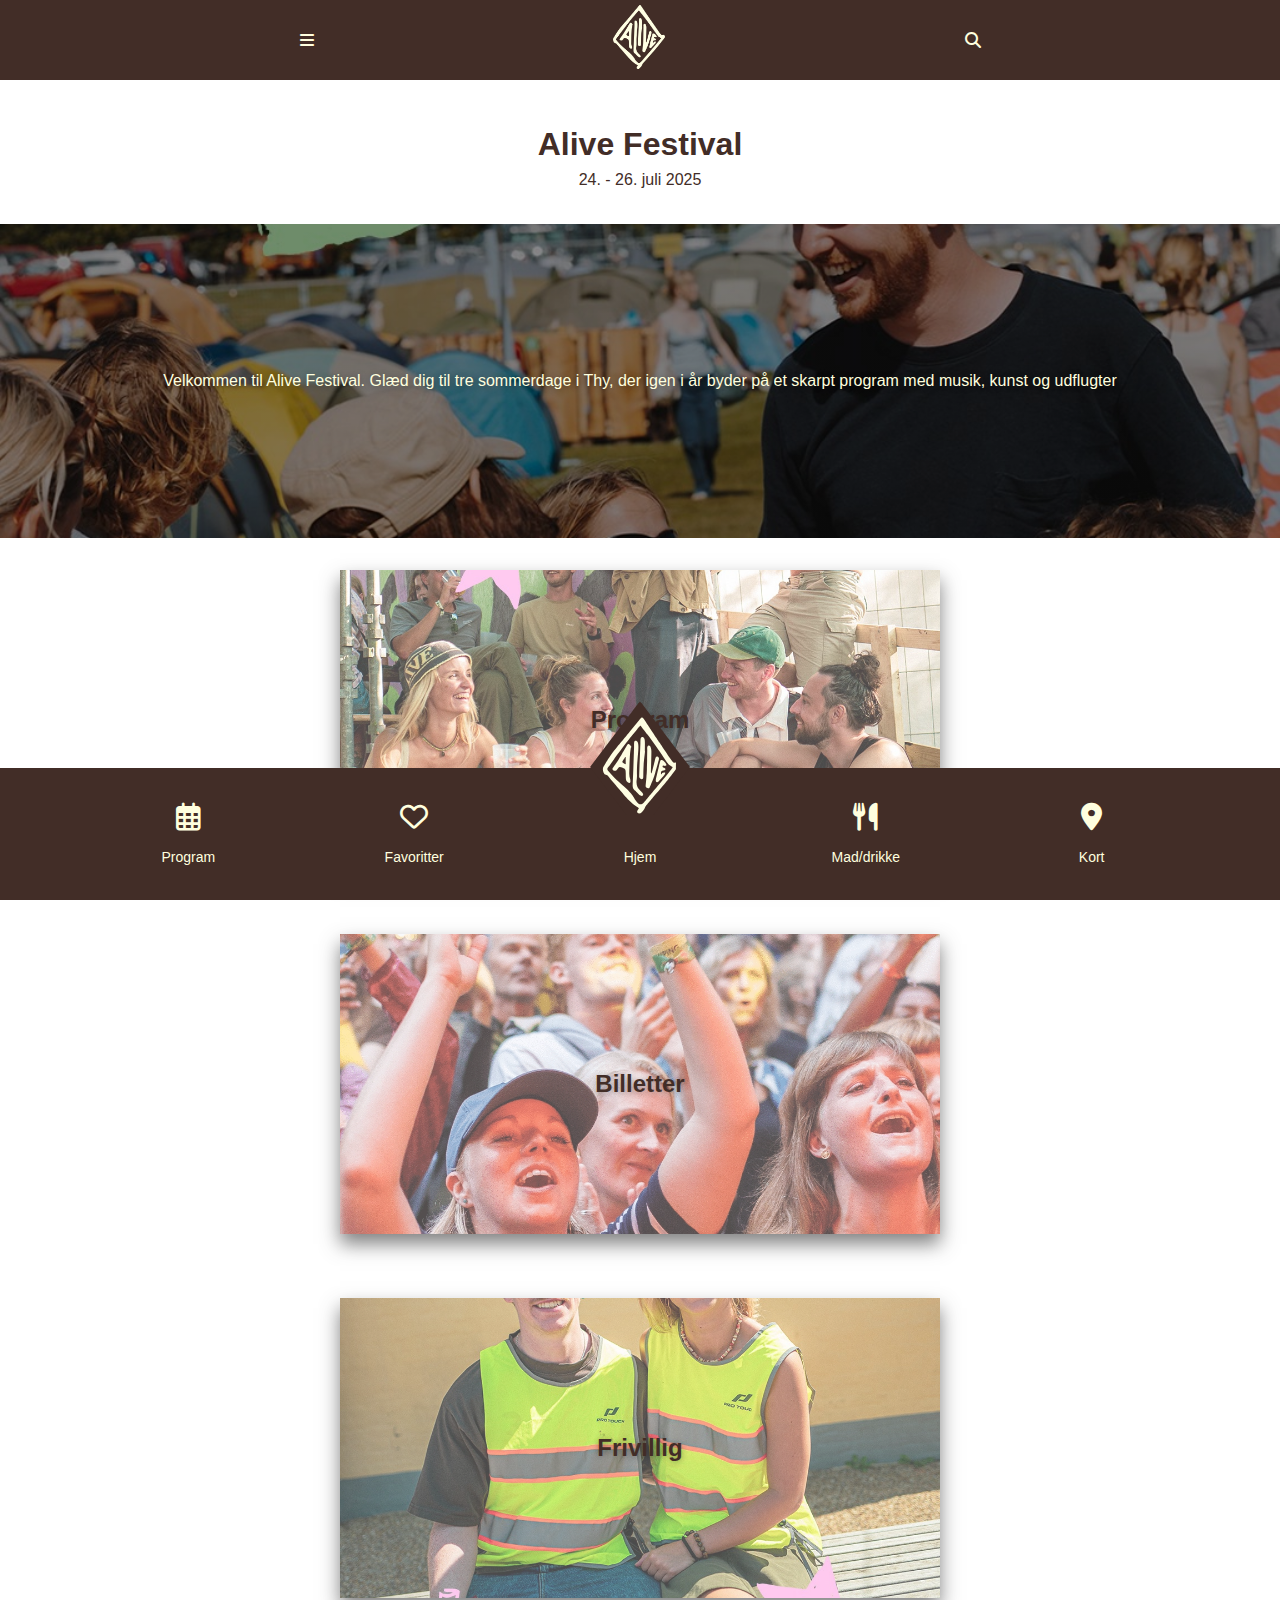
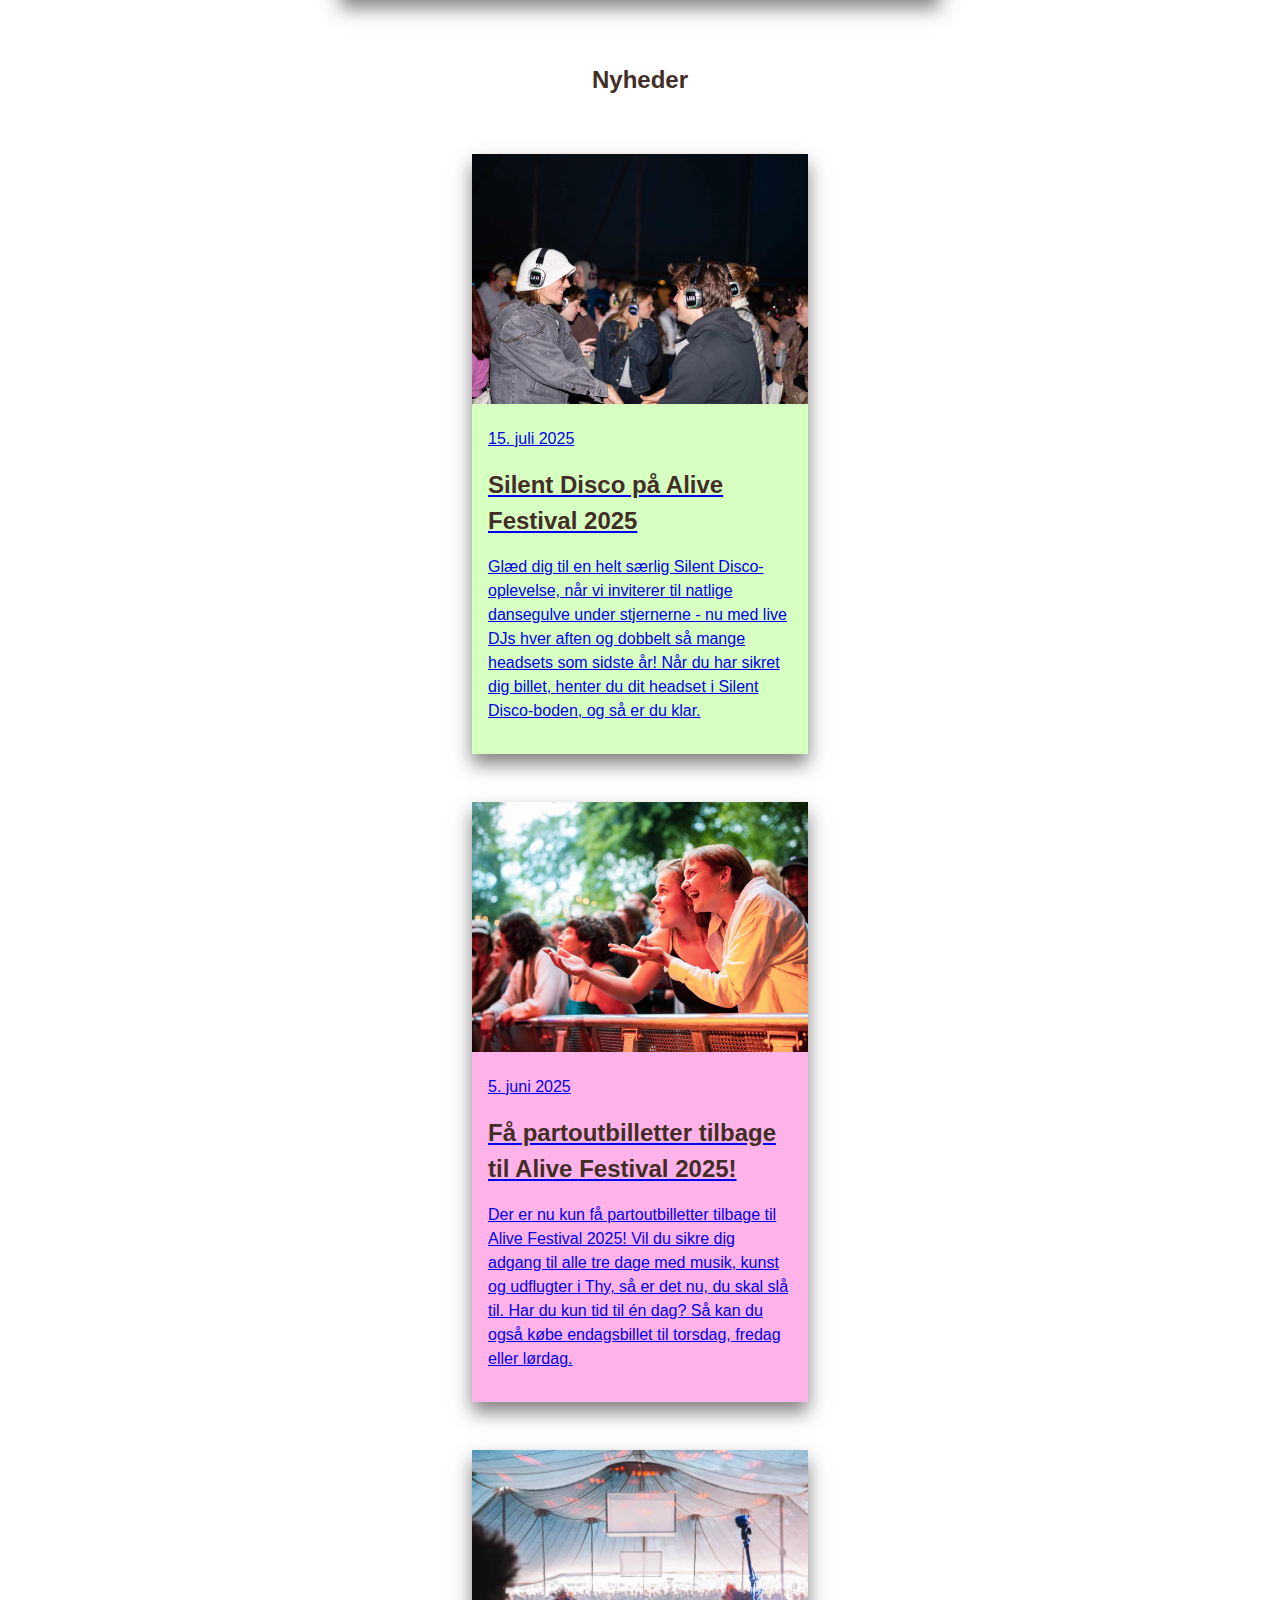
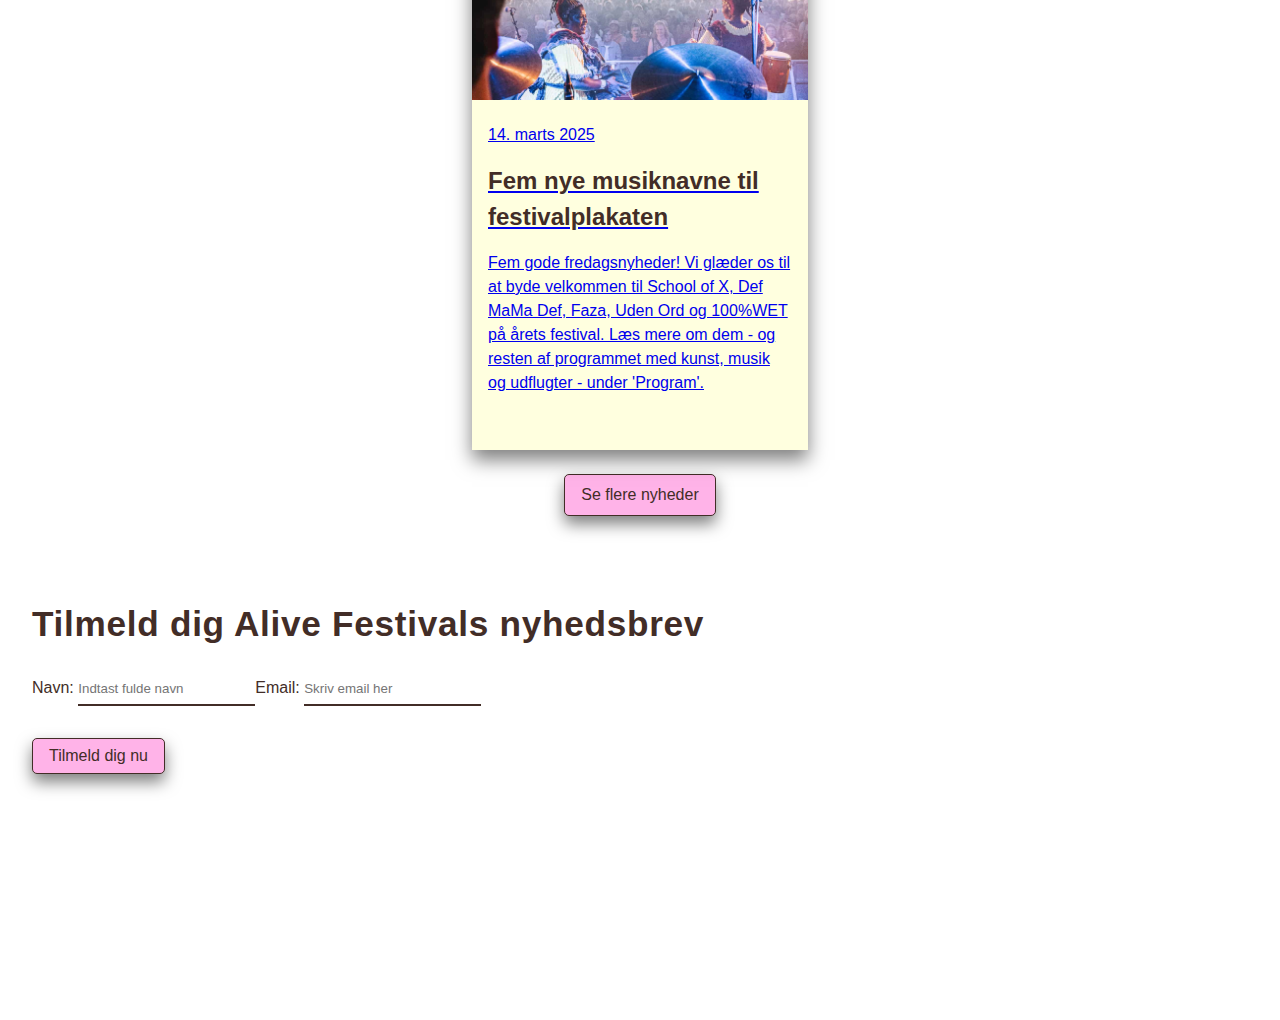
<file: index.html>
<!DOCTYPE html>
<html lang="en">

<head>
    <meta charset="UTF-8">
    <meta name="viewport" content="width=device-width, initial-scale=1.0">
    <title> Alive Festival ┃ Hjem </title>
    <link rel="stylesheet" href="./assets/css/style.css">
    <link rel="stylesheet" href="https://cdnjs.cloudflare.com/ajax/libs/font-awesome/6.5.0/css/all.min.css">
    <script src="./assets/js/app.js" defer></script>

</head>

<body>
    <header>
        <nav>

            <div class="burgerMenuLabel">
                <i class="fa-solid fa-bars" id="burgerMenuIcon"></i>
            </div>
            <div class="nav-dropdown" id="navDropdown">
                <ul class="nav-list">
                    <li class="links"><a href="./program.html">Program</a></li>
                    <li class="links"><a href="./nyheder.html">Nyheder</a></li>
                    <li class="links"><a href="./biletter.html">Billetter</a></li>
                    <li class="links"><a href="./frivillig.html">Bliv Frivillig</a></li>
                    <li class="links"><a href="./madOgDrikke.html">Mad og Drikke</a></li>
                    <li class="links"><a href="./FAQ.html">FAQ</a></li>
                </ul>
            </div>
            <a href="./index.html"><img src="./assets/img/Alive-Festival_logo_hvid-gul.png" alt="Billede af logo"
                    class="logoHeader"></a>
            <i class="fa-solid fa-magnifying-glass" class="searchIcon"></i>

        </nav>
    </header>
    <main>
        <h1 class="headingEl-Forside">Alive Festival</h1>
        <p class="dato-forside">24. - 26. juli 2025</p>
        <section class="hero-forside">
            <div class="intro-content-forside">
                <p class="intro-forside">Velkommen til Alive Festival. Glæd dig til tre sommerdage i Thy, der igen i år
                    byder på et skarpt
                    program med musik, kunst og udflugter </p>
            </div>
        </section>
        <section class="fep-forside">
            <article class="focus-forside">
                <a href="./program.html">
                    <img src="./assets/img/program_forside.webp"
                        alt="Billede af e flok mennesker der hygger sig til festivallen">
                    <h2>Program</h2>
                </a>
            </article>
            <article class="focus-forside">
                <a href="./biletter.html">
                    <img src="./assets/img/Billetter_forside.webp" alt="Billede af en festivaldeltagere til en koncert">
                    <h2>Billetter</h2>
                </a>
            </article>
            <article class="focus-forside">
                <a href="./frivillig.html">
                    <img src="./assets/img/frivillig_focused entry points.webp"
                        alt="Billede af nogle frivillige fra festivallen">
                    <h2>Frivillig</h2>
                </a>
            </article>
        </section>
        <h2 class="news-heading-forside">Nyheder</h2>
        <section class="cards-nyheder-forside" aria-label="udvalgte nyheder"></section>
        <div class="btn-nyheder-forside-wrap"></div>
        <section class="nyhedsbrev-forside" aria-label="nyhedsbrev-overskrift">
            <h3 id="nyhedsbrev-forside-overskrift">Tilmeld dig Alive Festivals nyhedsbrev</h3>
            <form class="nyhedsbrev-forside-form" action="#">
                <div class="form-row">
                    <div class="form-field">
                        <label for="nb-navn">Navn<span aria-hidden="true">:</span></label>
                        <input id="nb-navn" name="navn" type="text" autocomplete="name" required
                            placeholder="Indtast fulde navn" />
                        <p class="field-hint" id="hint-navn" hidden>Navn skal udfyldes.</p>
                    </div>
                    <div class="form-field">
                        <label for="nb-email">Email<span aria-hidden="true">:</span></label>
                        <input id="nb-email" name="email" type="email" autocomplete="email" required
                            placeholder="Skriv email her" />
                        <p class="field-hint" id="hint-email" hidden>Indtast en gyldig email (fx navn@domæne.dk).</p>
                    </div>
                </div>
                <div class="btn-nyhedsbrev-forside-wrap">
                    <button type="submit" class="btn-nyhedsbrev-forside">Tilmeld dig nu</button>
                </div>
            </form>
        </section>
    </main>
    <footer>

        <a href="./program.html">
            <div class="footerLink">
                <i class="fa-regular fa-calendar-days"></i>
                <p>Program</p>
            </div>
        </a>

        <a href="./favoritter.html">
            <div class="footerLink">
                <i class="fa-regular fa-heart"></i>
                <p>Favoritter</p>
            </div>
        </a>

        <a href="./index.html">
            <div class="footerLink">
                <img src="./assets/img/aliveHjemLogo.svg" alt=" Alive Festival Logo">
                <p class="hjem">Hjem</p>
            </div>
        </a>

        <a href="./madOgDrikke.html">
            <div class=" footerLink">
                <i class="fa-solid fa-utensils"></i>
                <p>Mad/drikke</p>
            </div>
        </a>

        <a href="./kortOgTransport.html">
            <div class="footerLink">
                <i class="fa-solid fa-location-dot"></i>
                <p>Kort</p>
            </div>
        </a>

    </footer>
</body>

</html>
</file>
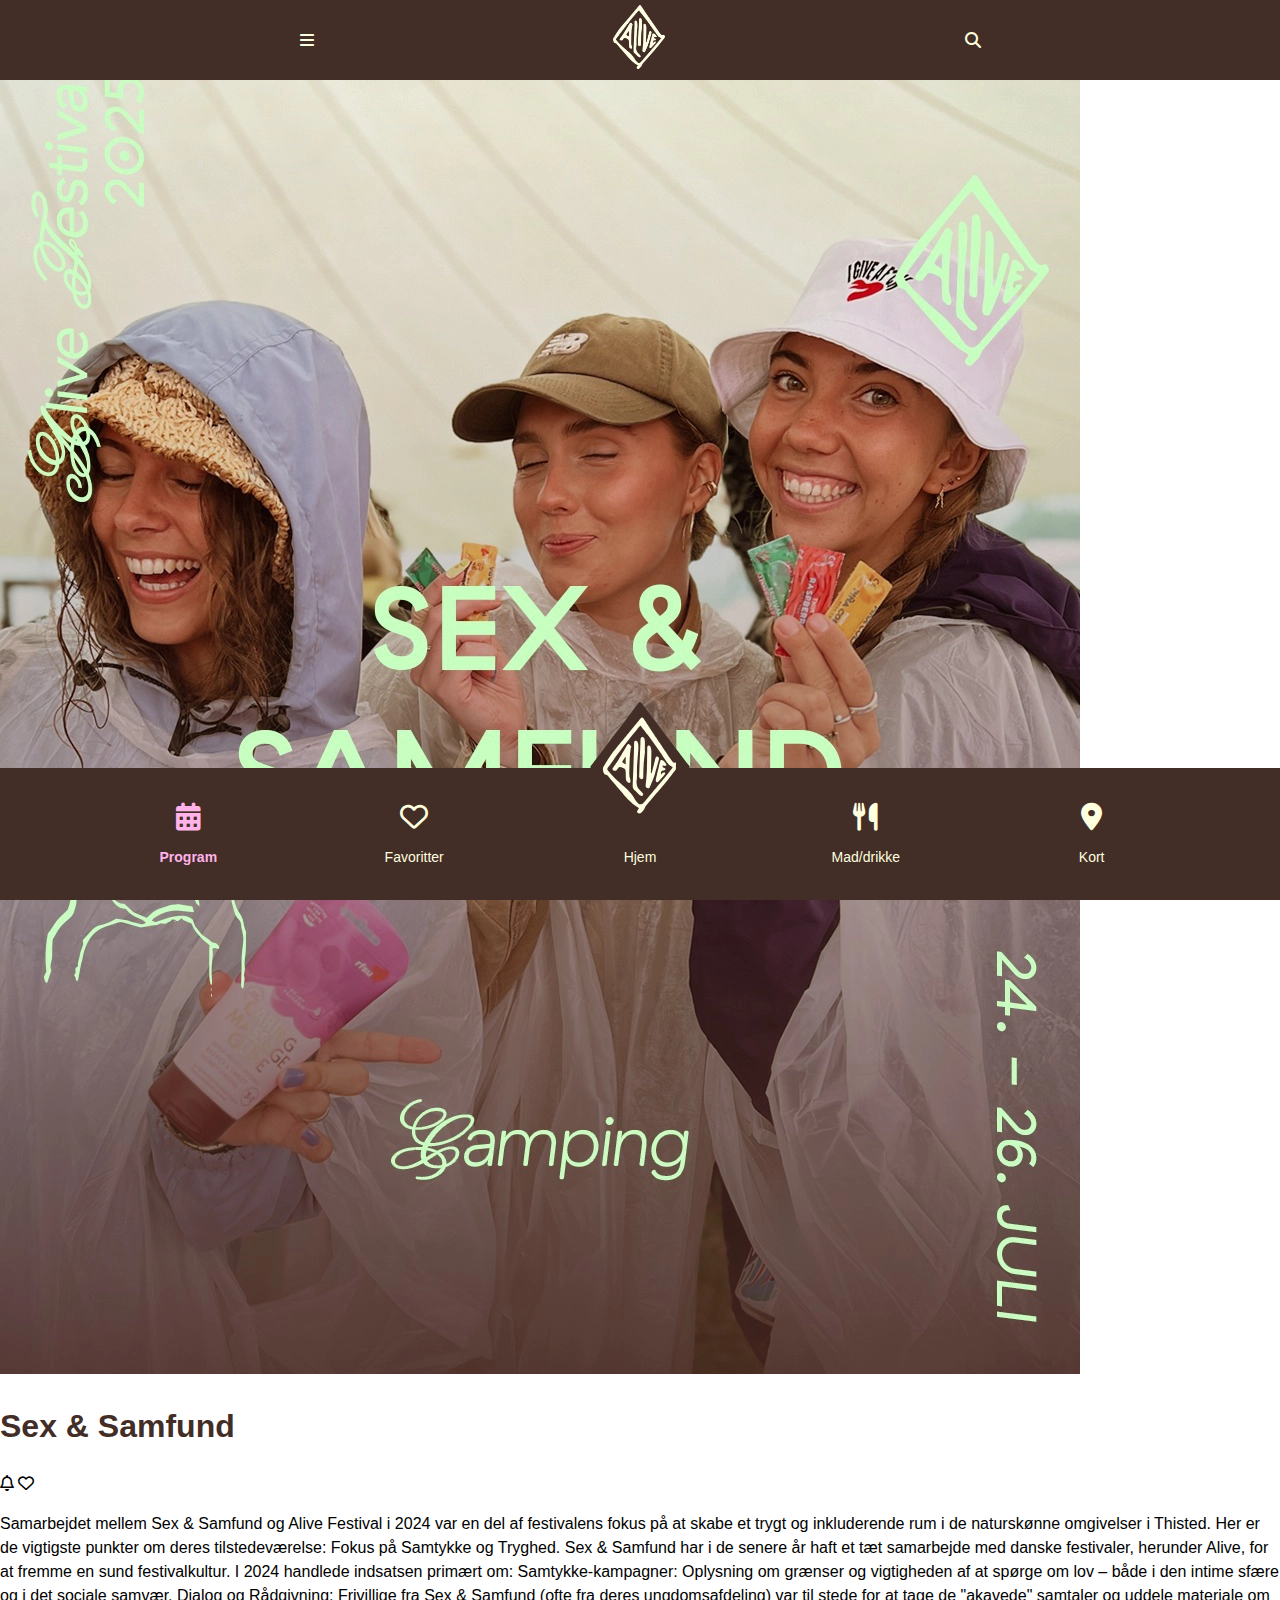
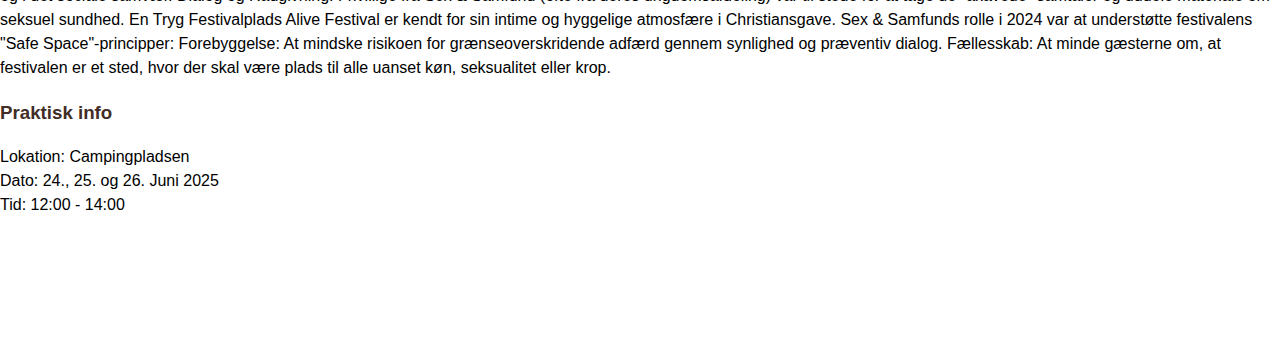
<file: andet.html>
<!DOCTYPE html>
<html lang="en">

<head>
    <meta charset="UTF-8">
    <meta name="viewport" content="width=device-width, initial-scale=1.0">
    <title>Alive Festival ┃ Andet</title>
    <link rel="stylesheet" href="./assets/css/style.css">
    <link rel="stylesheet" href="https://cdnjs.cloudflare.com/ajax/libs/font-awesome/6.5.0/css/all.min.css">
    <script src="./assets/js/app.js" defer></script>
</head>

<body>
    <header>
        <nav>
            <div class="burgerMenuLabel">
                <i class="fa-solid fa-bars" id="burgerMenuIcon"></i>
            </div>
            <div class="nav-dropdown" id="navDropdown">
                <ul class="nav-list">
                    <li class="links"><a href="./program.html" class="aktiv">Program</a></li>
                    <li class="links"><a href="./nyheder.html">Nyheder</a></li>
                    <li class="links"><a href="./biletter.html">Billetter</a></li>
                    <li class="links"><a href="./frivillig.html">Bliv Frivillig</a></li>
                    <li class="links"><a href="./madOgDrikke.html">Mad og Drikke</a></li>
                    <li class="links"><a href="./kontakt.html">Kontakt</a></li>
                    <li class="links"><a href="./FAQ.html">FAQ</a></li>
                </ul>
            </div>
            <a href="./index.html"><img src="./assets/img/Alive-Festival_logo_hvid-gul.png" alt="Billede af logo"
                    class="logoHeader"></a>
            <i class="fa-solid fa-magnifying-glass" class="searchIcon"></i>
        </nav>
    </header>

    <main class="detailsMain">
        <a href="./program.html" class="backLink"><i class="fa-solid fa-chevron-left"></i> TILBAGE TIL PROGRAM</a>
        <div class="heroImageContainer">
            <img src="./assets/img/SEXOGSAMFUND.webp" alt="Sex & Samfund">
        </div>

        <div class="titleRow">
            <div class="titleLeft">
                <h1>Sex & Samfund</h1>
            </div>
            <div class="titleRight">
                <div class="icons">
                    <i class="fa-regular fa-bell"></i>
                    <i class="fa-regular fa-heart"></i>
                </div>
            </div>
        </div>

        <div class="description">
            <p>Samarbejdet mellem Sex & Samfund og Alive Festival i 2024 var en del af festivalens fokus på at skabe et
                trygt og inkluderende rum i de naturskønne omgivelser i Thisted. Her er de vigtigste punkter om deres
                tilstedeværelse: Fokus på Samtykke og Tryghed. Sex & Samfund har i de senere år haft et tæt samarbejde
                med danske festivaler, herunder Alive, for at fremme en sund festivalkultur. I 2024 handlede indsatsen
                primært om: Samtykke-kampagner: Oplysning om grænser og vigtigheden af at spørge om lov – både i den
                intime sfære og i det sociale samvær. Dialog og Rådgivning: Frivillige fra Sex & Samfund (ofte fra deres
                ungdomsafdeling) var til stede for at tage de "akavede" samtaler og uddele materiale om seksuel sundhed.
                En Tryg Festivalplads Alive Festival er kendt for sin intime og hyggelige atmosfære i Christiansgave.
                Sex & Samfunds rolle i 2024 var at understøtte festivalens "Safe Space"-principper: Forebyggelse: At
                mindske risikoen for grænseoverskridende adfærd gennem synlighed og præventiv dialog. Fællesskab: At
                minde gæsterne om, at festivalen er et sted, hvor der skal være plads til alle uanset køn, seksualitet
                eller krop.</p>
        </div>

        <div class="infoBox">
            <h3>Praktisk info</h3>
            <div class="infoRow">
                <span class="label">Lokation:</span>
                <span class="value">Campingpladsen</span>
            </div>
            <div class="infoRow">
                <span class="label">Dato:</span>
                <span class="value">24., 25. og 26. Juni 2025</span>
            </div>
            <div class="infoRow">
                <span class="label">Tid:</span>
                <span class="value">12:00 - 14:00</span>
            </div>
        </div>
    </main>

    <footer>
        <a href="./program.html" class="aktiv-footer">
            <div class="footerLink">
                <i class="fa-regular fa-calendar-days"></i>
                <p>Program</p>
            </div>
        </a>
        <a href="./favoritter.html">
            <div class="footerLink">
                <i class="fa-regular fa-heart"></i>
                <p>Favoritter</p>
            </div>
        </a>
        <a href="./index.html">
            <div class="footerLink">
                <img src="./assets/img/aliveHjemLogo.svg" alt="Alive Festival Logo">
                <p class="hjem">Hjem</p>
            </div>
        </a>
        <a href="./madOgDrikke.html">
            <div class="footerLink">
                <i class="fa-solid fa-utensils"></i>
                <p>Mad/drikke</p>
            </div>
        </a>
        <a href="./festivalKort.html">
            <div class="footerLink">
                <i class="fa-solid fa-location-dot"></i>
                <p>Kort</p>
            </div>
        </a>
    </footer>
</body>

</html>
</file>
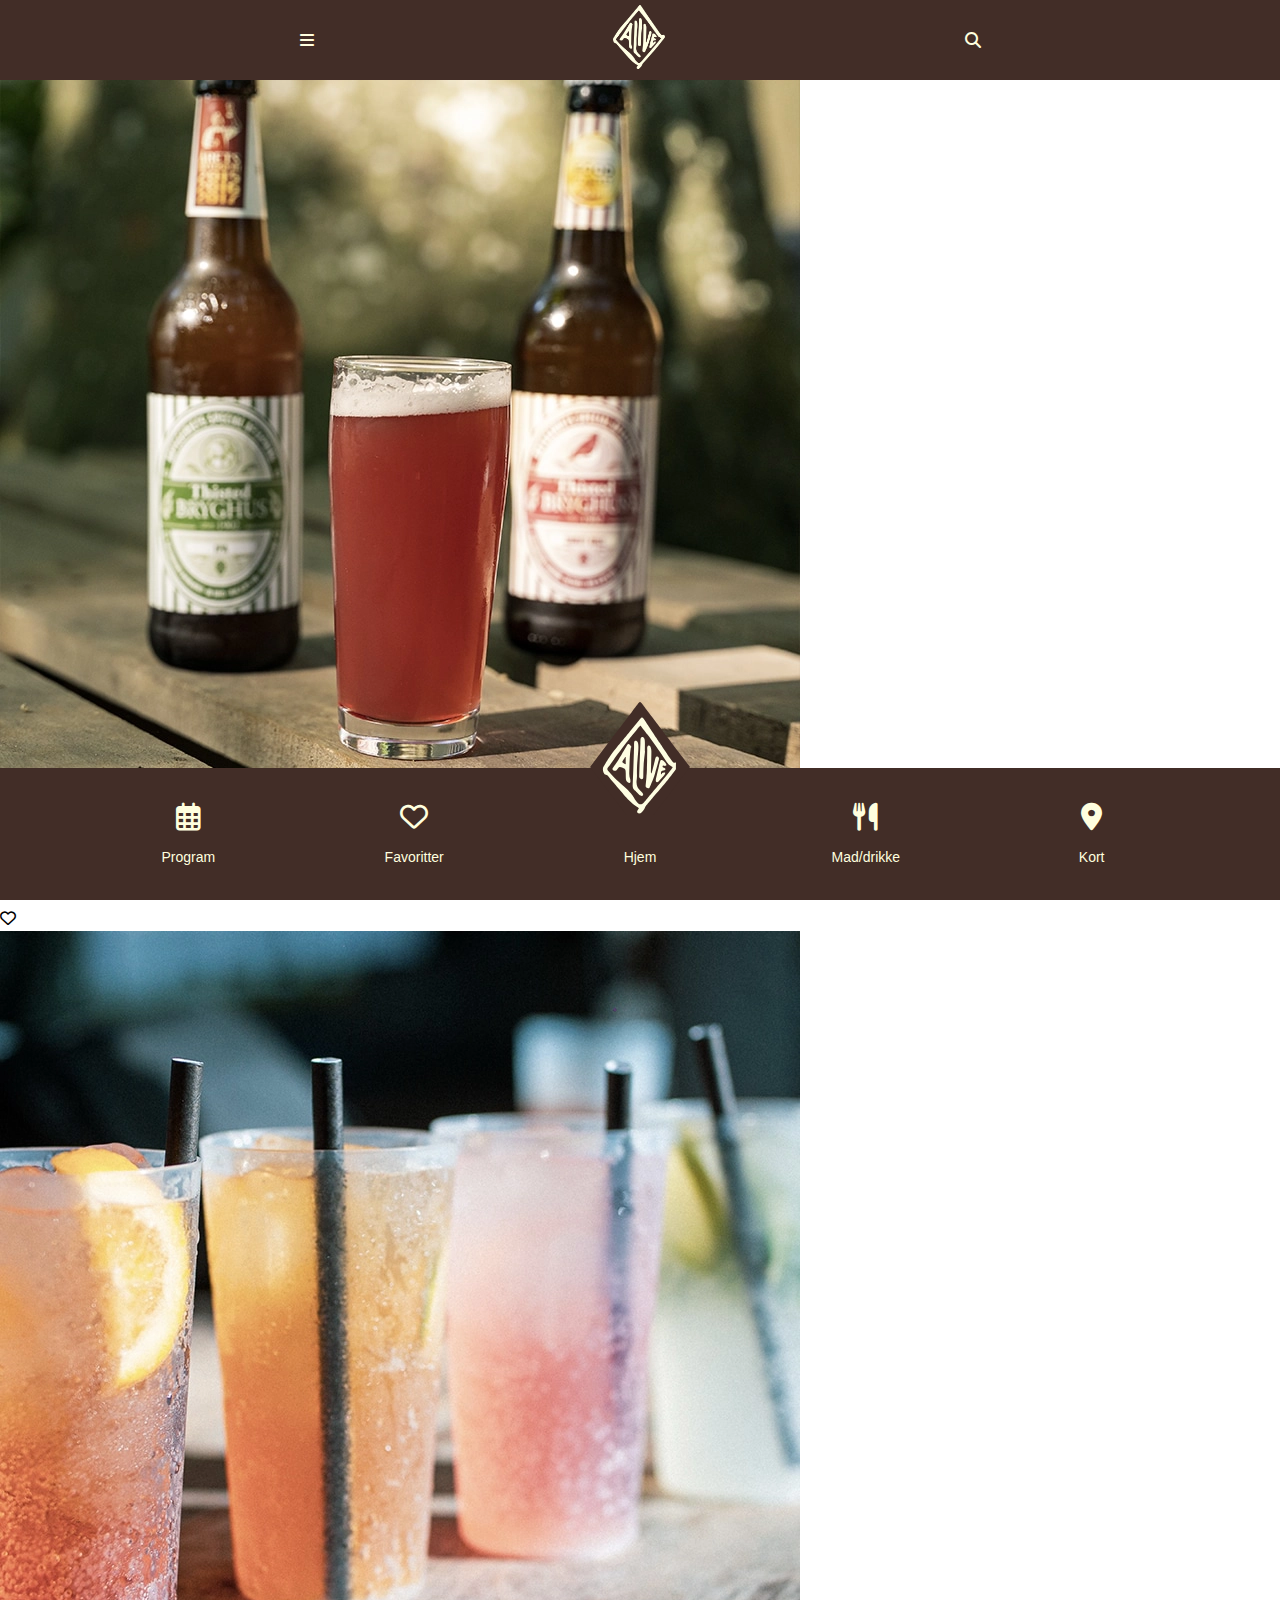
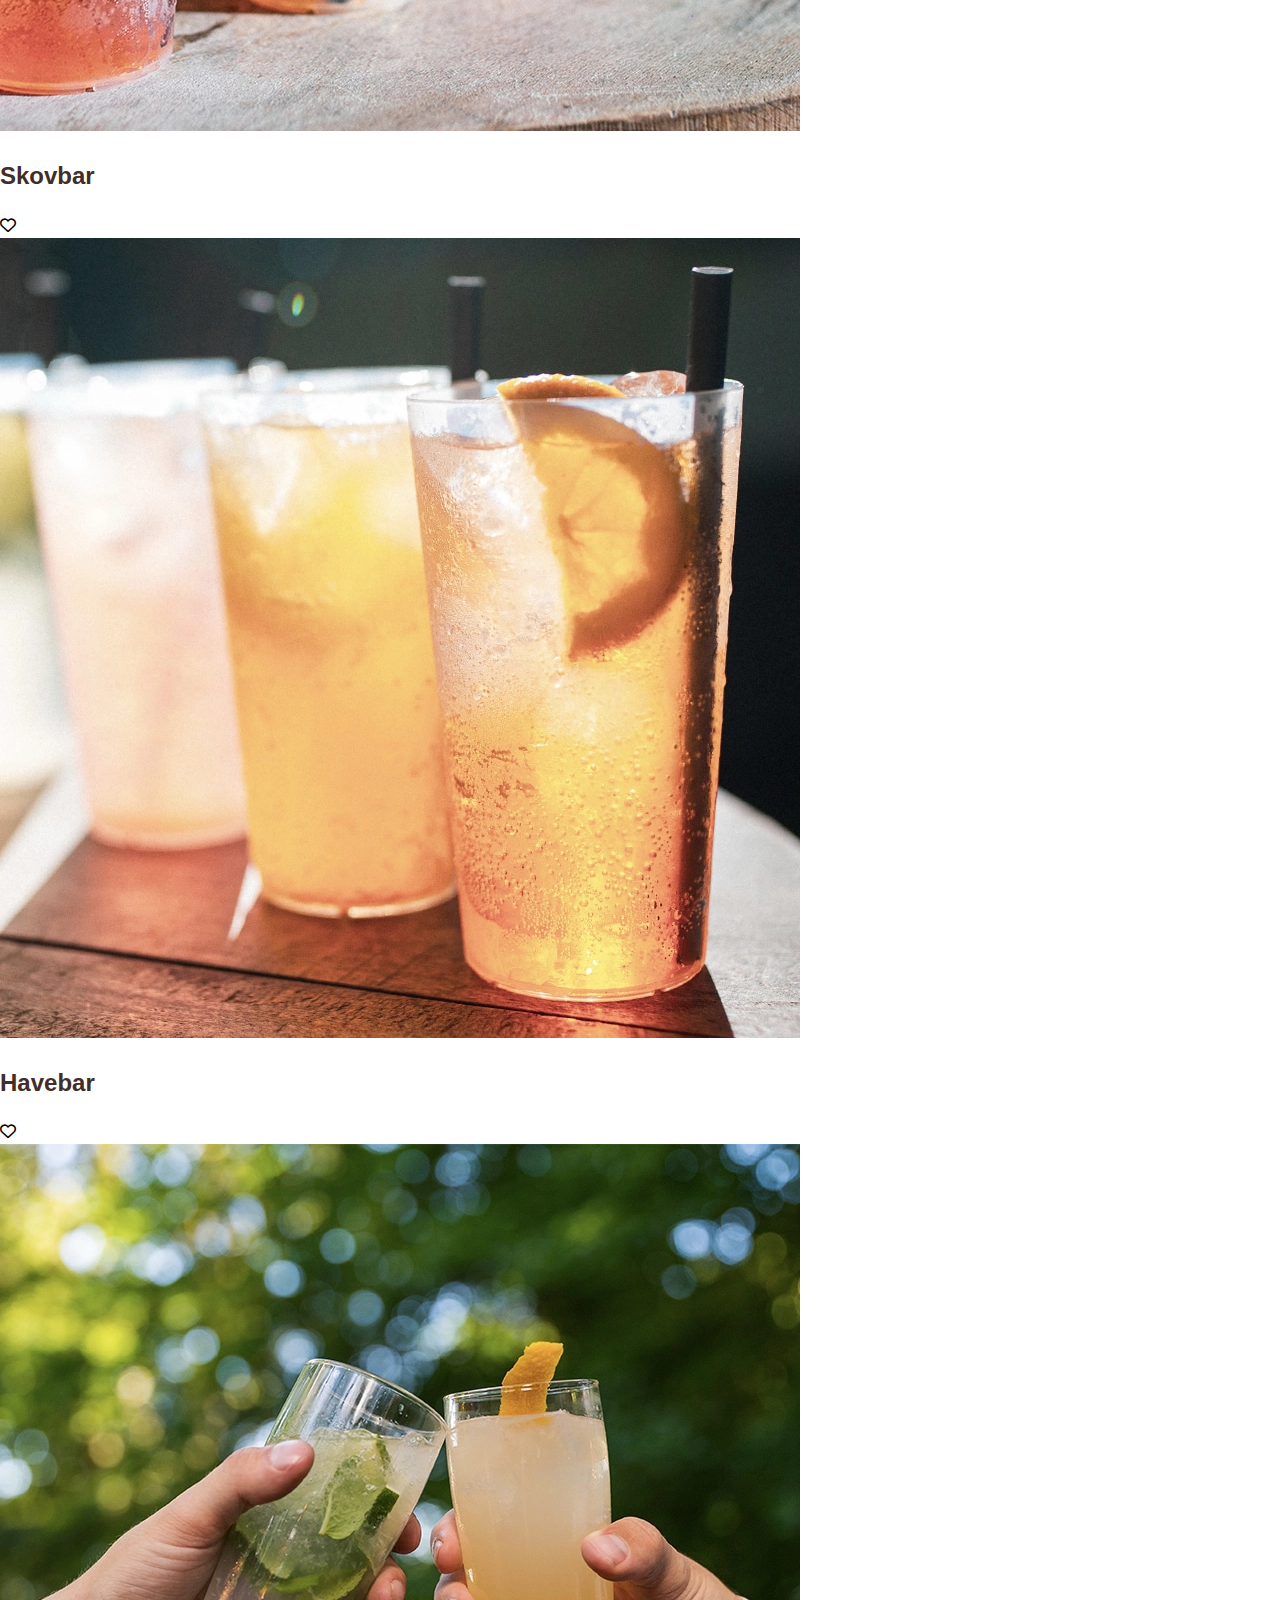
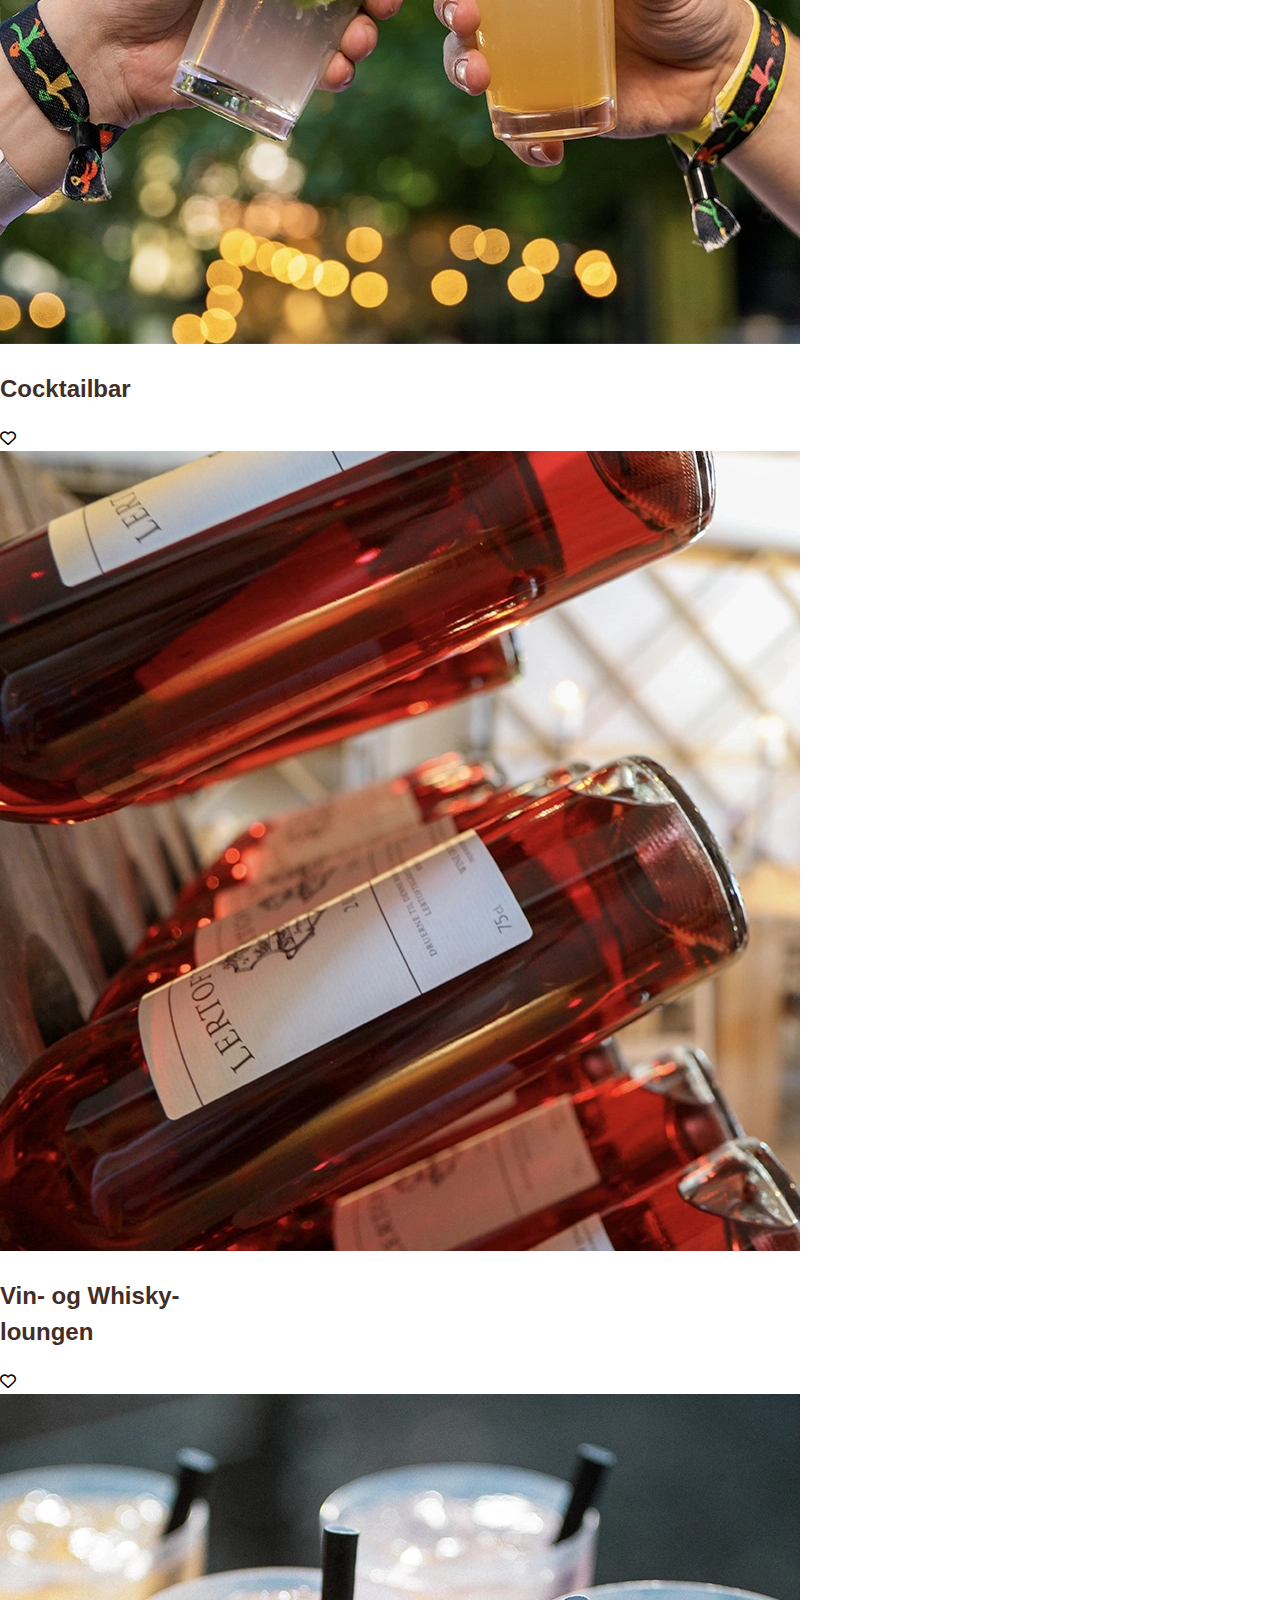
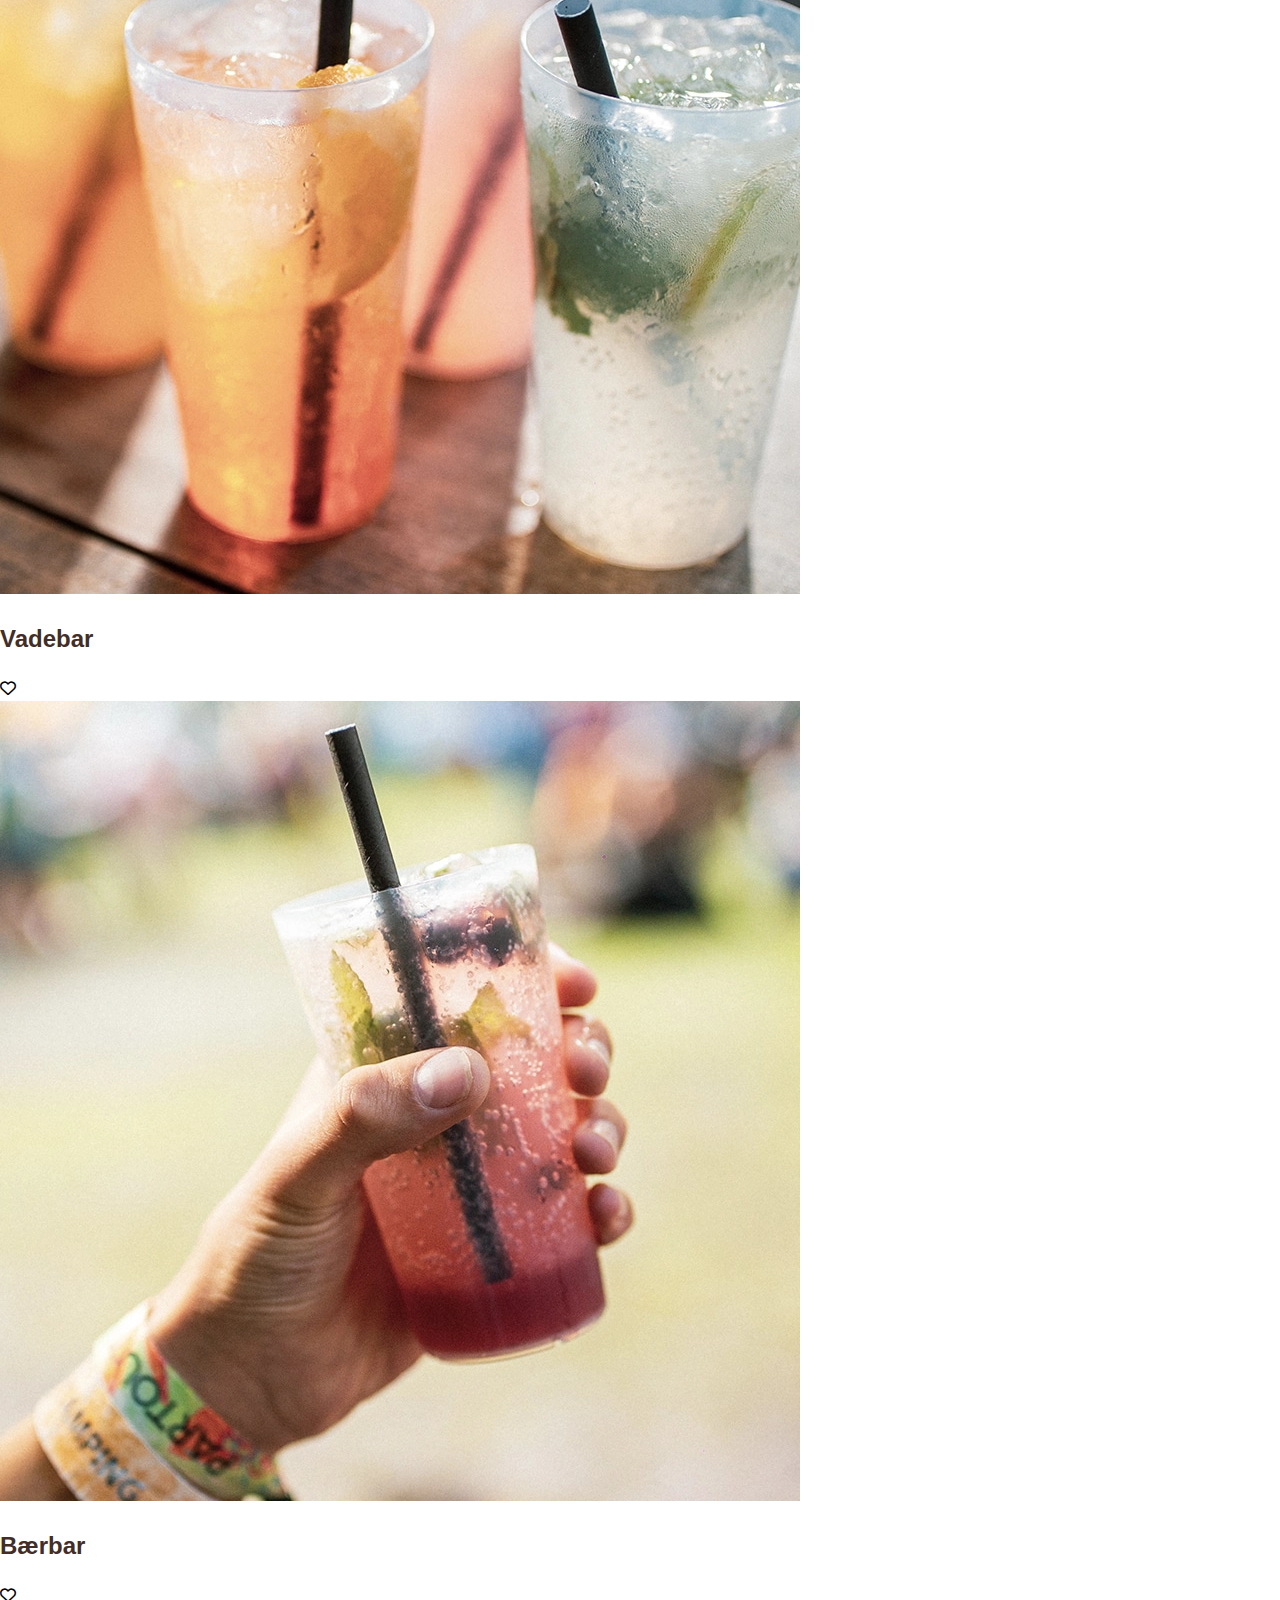
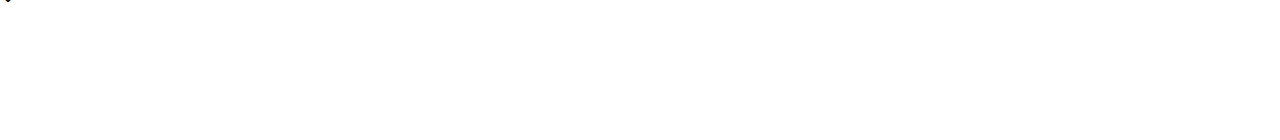
<file: barer.html>
<!DOCTYPE html>
<html lang="en">

<head>
    <meta charset="UTF-8">
    <meta name="viewport" content="width=device-width, initial-scale=1.0">
    <title>Alive Festival ┃ Mad og drikke </title>
    <link rel="stylesheet" href="./assets/css/style.css">
    <link rel="stylesheet" href="https://cdnjs.cloudflare.com/ajax/libs/font-awesome/6.5.0/css/all.min.css">
    <script src="./assets/js/app.js" defer></script>
</head>

<body>
    <header>
        <nav>
            <div class="burgerMenuLabel">
                <i class="fa-solid fa-bars" id="burgerMenuIcon"></i>
            </div>
            <div class="nav-dropdown" id="navDropdown">
                <ul class="nav-list">
                    <li class="links"><a href="./program.html">Program</a></li>
                    <li class="links"><a href="./nyheder.html">Nyheder</a></li>
                    <li class="links"><a href="./biletter.html">Billetter</a></li>
                    <li class="links"><a href="./frivillig.html">Bliv Frivillig</a></li>
                    <li class="links"><a href="./madOgDrikke.html" class="aktiv">Mad og Drikke</a></li>
                    <li class="links"><a href="./kontakt.html">Kontakt</a></li>
                    <li class="links"><a href="./FAQ.html">FAQ</a></li>
                </ul>
            </div>
            <a href="./index.html"><img src="./assets/img/Alive-Festival_logo_hvid-gul.png" alt="Billede af logo"
                    class="logoHeader"></a>
            <i class="fa-solid fa-magnifying-glass" class="searchIcon"></i>

        </nav>
    </header>
    <main>
        <section class="mad-vaelger">
            <a href="./madOgDrikke.html"><i class="fa-solid fa-utensils"></i> Spisesteder</a>
            <a href="./barer.html" class="valgtSide"><i class="fa-solid fa-beer-mug-empty"></i>Barer</a>
        </section>
        <section class="barer-wrap"></section>

    </main>
    <footer>

        <a href="./program.html">
            <div class="footerLink">
                <i class="fa-regular fa-calendar-days"></i>
                <p>Program</p>
            </div>
        </a>

        <a href="./favoritter.html">
            <div class="footerLink">
                <i class="fa-regular fa-heart"></i>
                <p>Favoritter</p>
            </div>
        </a>

        <a href="./index.html">
            <div class="footerLink">
                <img src="./assets/img/aliveHjemLogo.svg" alt=" Alive Festival Logo">
                <p class="hjem">Hjem</p>
            </div>
        </a>

        <a href="./madOgDrikke.html">
            <div class=" footerLink">
                <i class="fa-solid fa-utensils"></i>
                <p>Mad/drikke</p>
            </div>
        </a>

        <a href="./festivalKort.html">
            <div class="footerLink">
                <i class="fa-solid fa-location-dot"></i>
                <p>Kort</p>
            </div>
        </a>

    </footer>
</body>

</html>
</file>
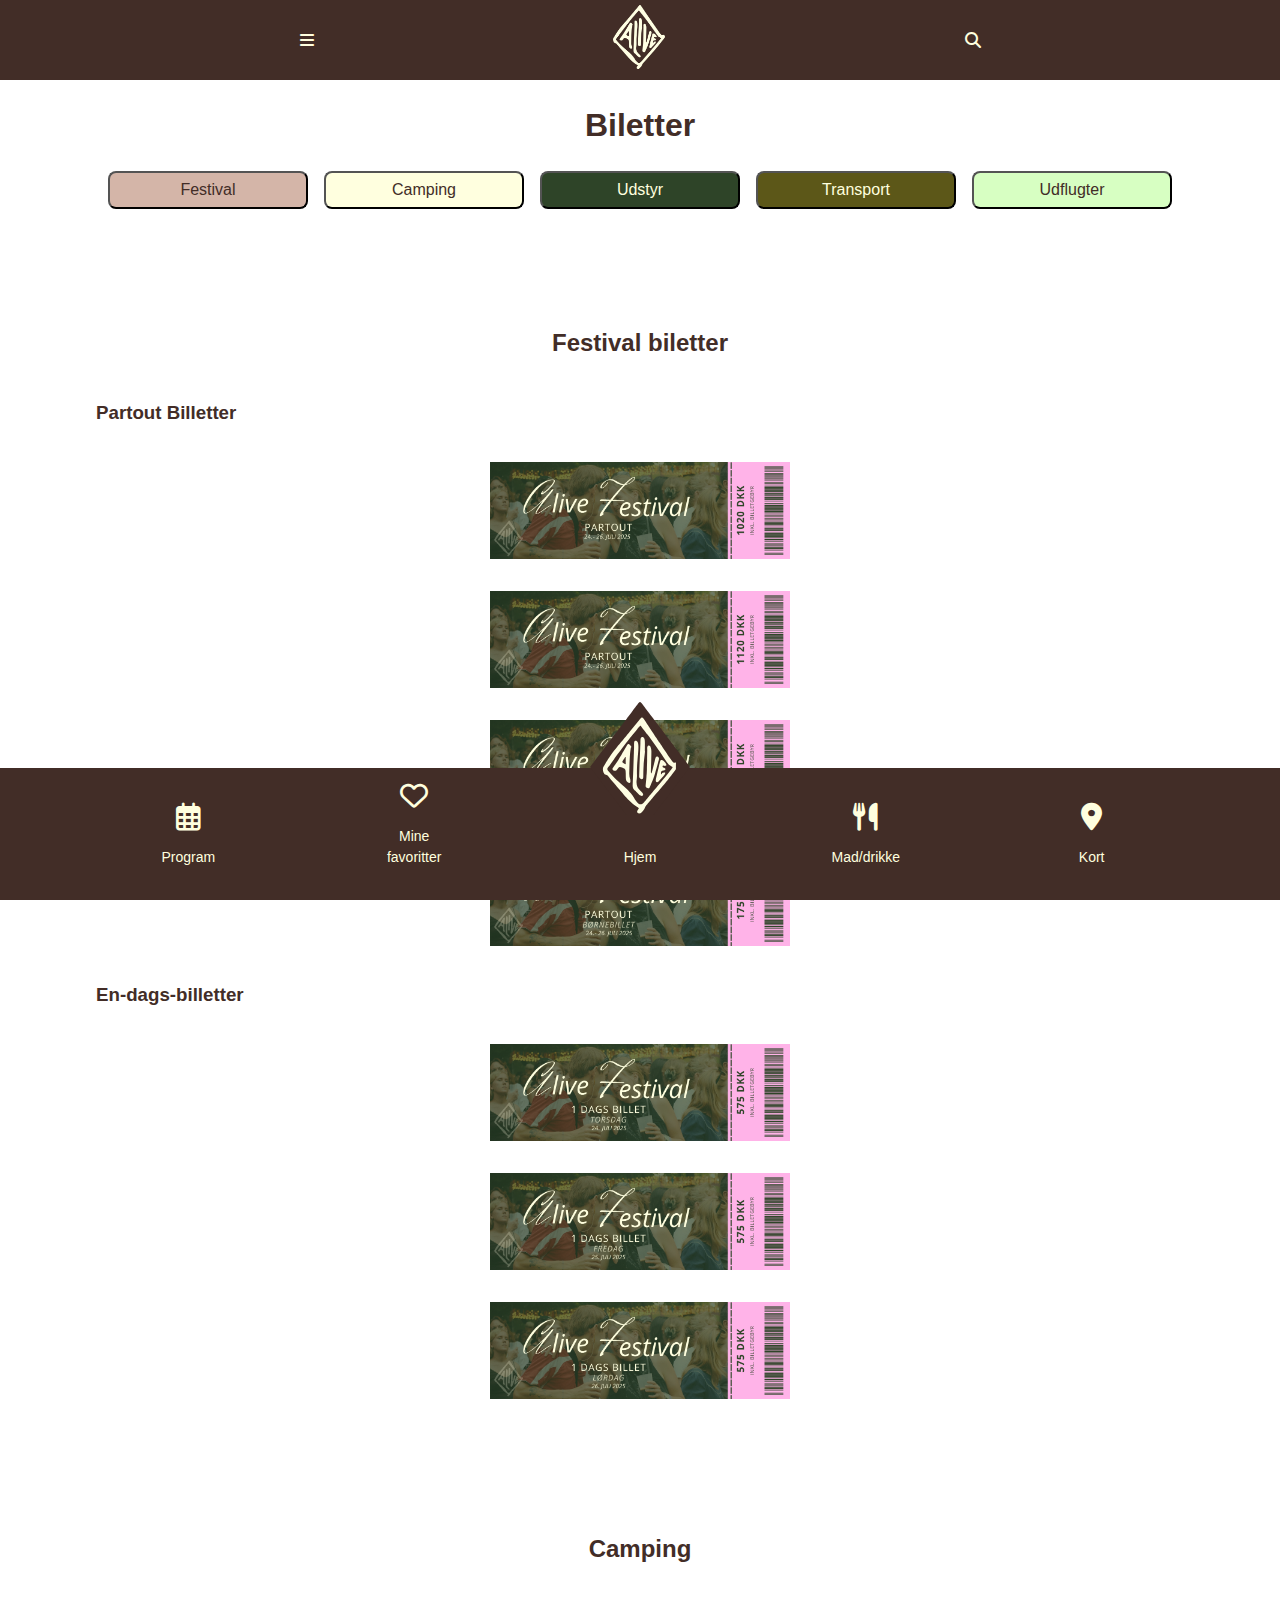
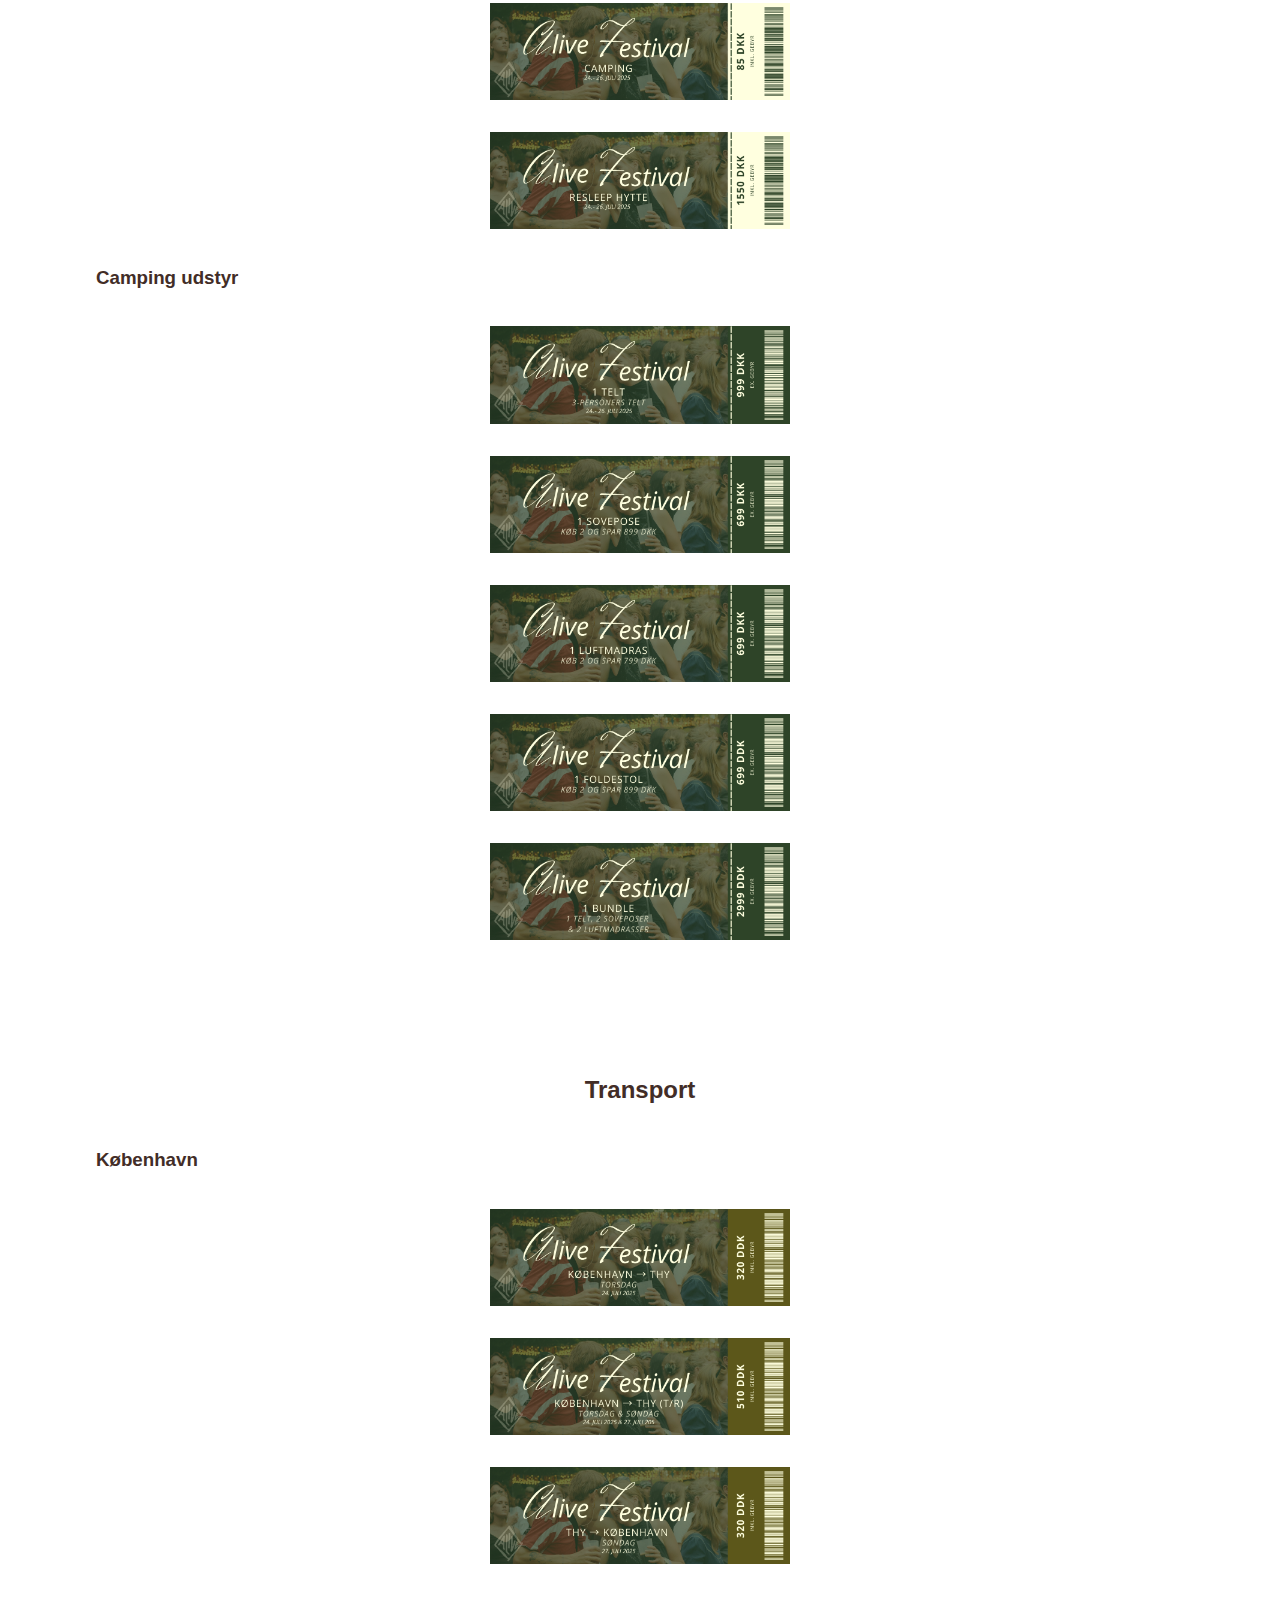
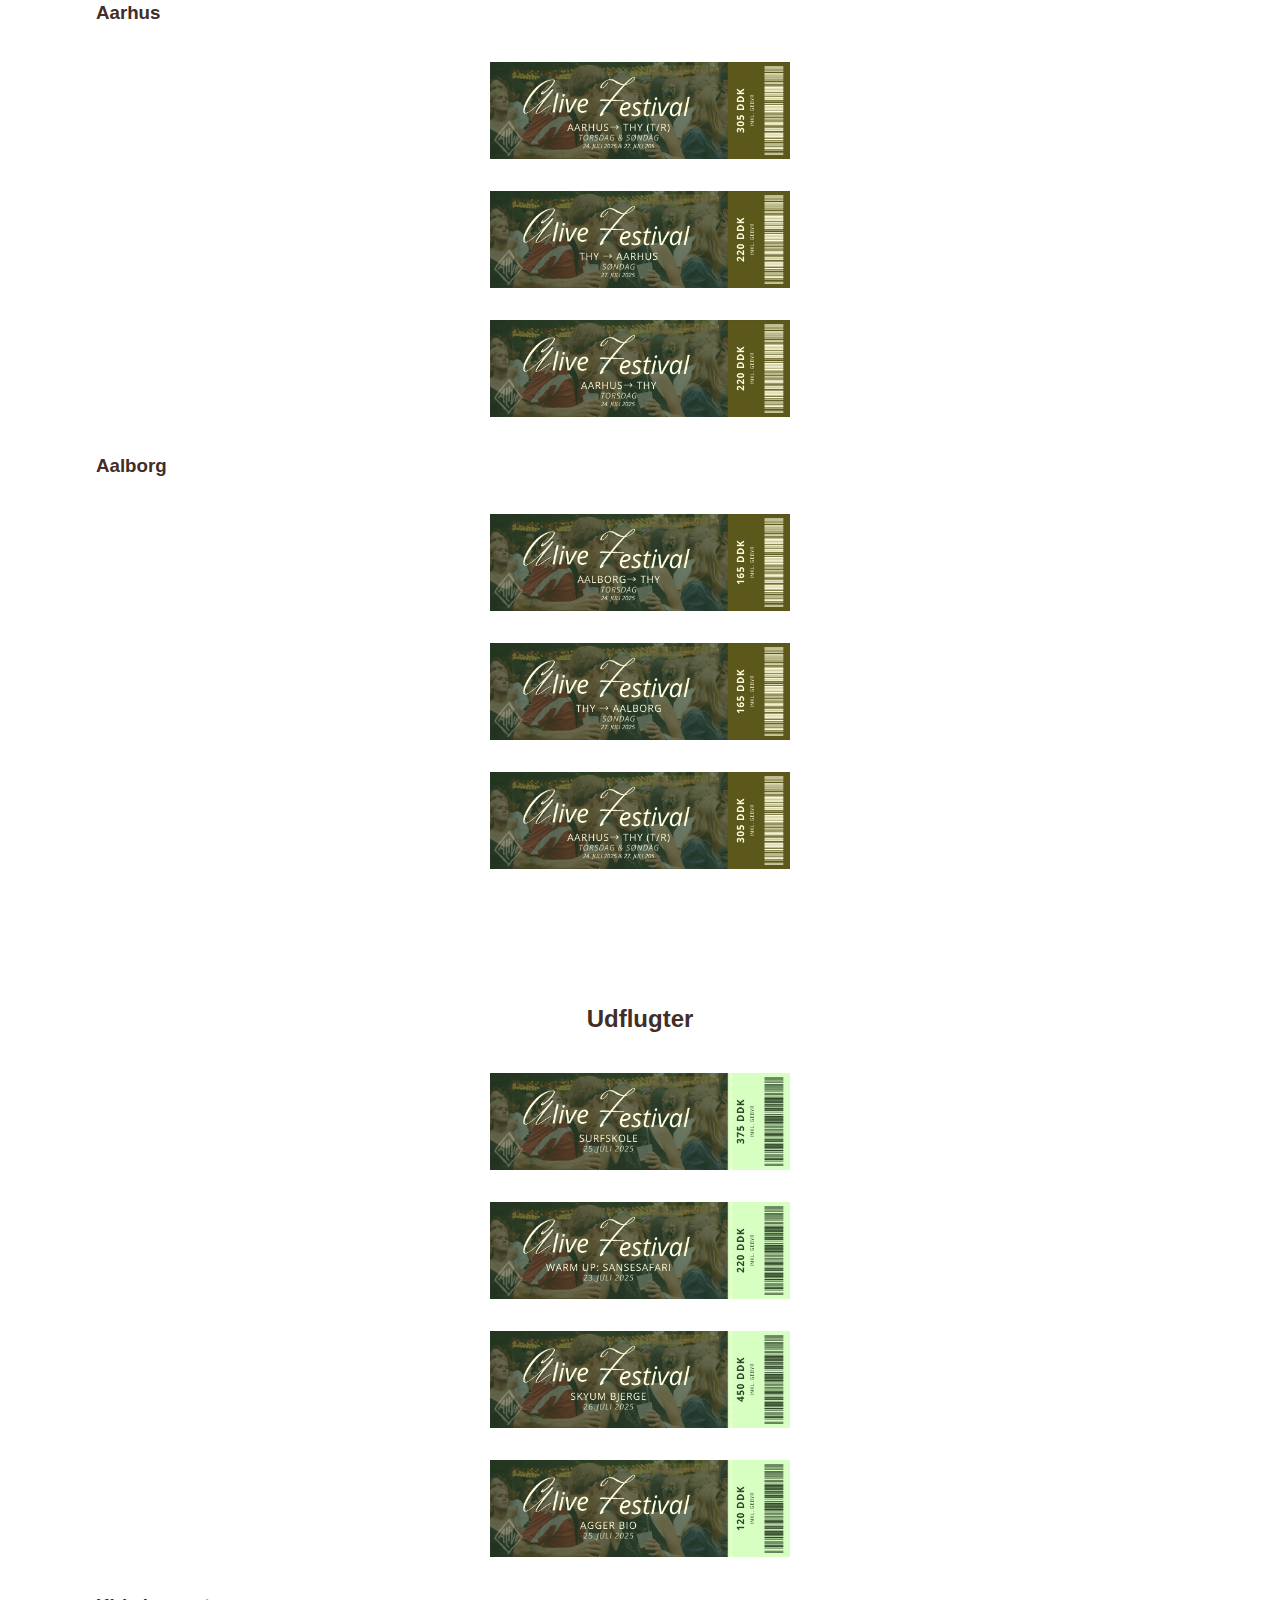
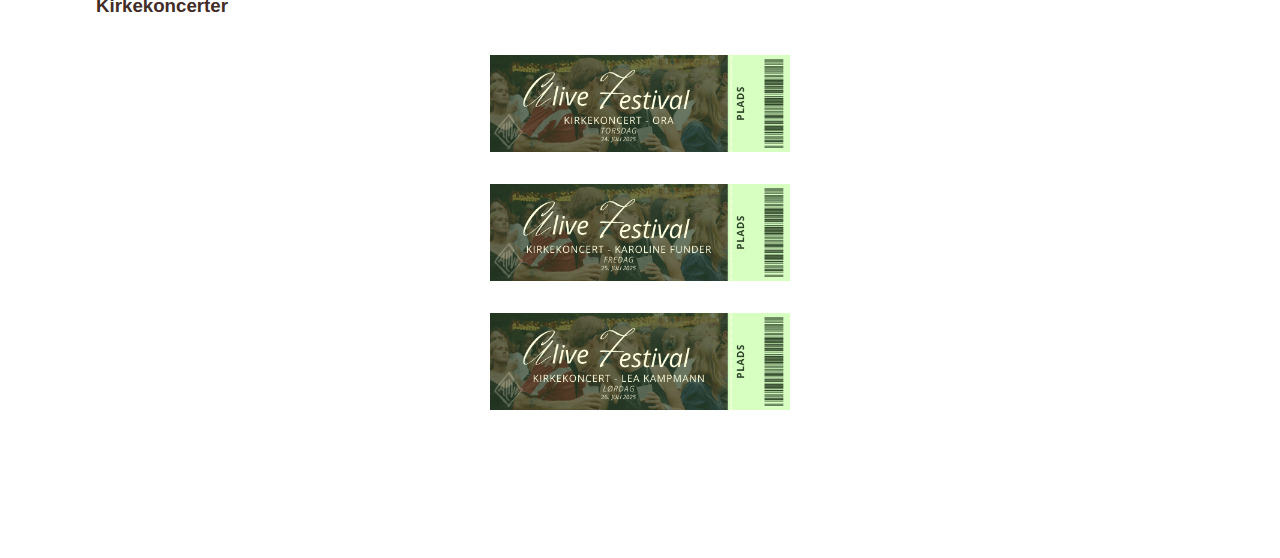
<file: biletter.html>
<!DOCTYPE html>
<html lang="en">

<head>
    <meta charset="UTF-8">
    <meta name="viewport" content="width=device-width, initial-scale=1.0">
    <title>Alive Festival ┃ Billetter </title>
    <link rel="stylesheet" href="./assets/css/style.css">
    <link rel="stylesheet" href="https://cdnjs.cloudflare.com/ajax/libs/font-awesome/6.5.0/css/all.min.css">
    <script src="./assets/js/app.js" defer></script>
</head>

<body>
    <header>
        <nav>

            <div class="burgerMenuLabel">
                <i class="fa-solid fa-bars" id="burgerMenuIcon"></i>
            </div>
            <div class="nav-dropdown" id="navDropdown">
                <ul class="nav-list">
                    <li class="links"><a href="./program.html">Program</a></li>
                    <li class="links"><a href="./nyheder.html">Nyheder</a></li>
                    <li class="links"><a href="./biletter.html" class="aktiv">Billetter</a></li>
                    <li class="links"><a href="./frivillig.html">Bliv Frivillig</a></li>
                    <li class="links"><a href="./madOgDrikke.html">Mad og Drikke</a></li>
                    <li class="links"><a href="./kontakt.html">Kontakt</a></li>
                    <li class="links"><a href="./FAQ.html">FAQ</a></li>
                </ul>
            </div>
            <a href="./index.html"><img src="./assets/img/Alive-Festival_logo_hvid-gul.png" alt="Billede af logo"
                    class="logoHeader"></a>
            <i class="fa-solid fa-magnifying-glass" class="searchIcon"></i>

        </nav>
    </header>
    <main class="billetSide">
        <h1>Biletter</h1>
        <div class="billetFormer">
            <button class="festivalBtn">Festival</button>
            <button class="campingBtn">Camping</button>
            <button class="udstyrBtn">Udstyr</button>
            <button class="transportBtn">Transport</button>
            <button class="udflugterBtn">Udflugter</button>
        </div>
        <section class="billetter">
            <article>
                <h2 id="festival">Festival biletter</h2>
                <h3>Partout Billetter</h3>
                <img src="./assets/img/BILETTER/PARTOUT1.png" alt="">
                <img src="./assets/img/BILETTER/PARTOUT2.png" alt="">
                <img src="./assets/img/BILETTER/PARTOUT3.png" alt="">
                <img src="./assets/img/BILETTER/BØRNEBILLET.png" alt="">
                <h3>En-dags-billetter</h3>
                <img src="./assets/img/BILETTER/TORSDAG.png" alt="">
                <img src="./assets/img/BILETTER/FREDAG.png" alt="">
                <img src="./assets/img/BILETTER/LØRDAG.png" alt="">
            </article>
            <article>
                <h2 id="camping">Camping</h2>
                <img src="./assets/img/BILETTER/CAMPING.png" alt="">
                <img src="./assets/img/BILETTER/HYTTE.png" alt="">
                <h3 id="udstyr">Camping udstyr</h3>
                <img src="./assets/img/BILETTER/TELT.png" alt="">
                <img src="./assets/img/BILETTER/SOVEPOSE.png" alt="">
                <img src="./assets/img/BILETTER/LUFTMADRAS.png" alt="">
                <img src="./assets/img/BILETTER/FOLDESTOL.png" alt="">
                <img src="./assets/img/BILETTER/BUNDLE.png" alt="">
            </article>
            <article>
                <h2 id="transport">Transport</h2>
                <h3>København</h3>
                <img src="./assets/img/BILETTER/KBH-THY.png" alt="">
                <img src="./assets/img/BILETTER/KBH-THY(TR).png" alt="">
                <img src="./assets/img/BILETTER/THY-KBH.png" alt="">
                <h3>Aarhus</h3>
                <img src="./assets/img/BILETTER/AAH-THY(TR).png" alt="">
                <img src="./assets/img/BILETTER/THY-AAR.png" alt="">
                <img src="./assets/img/BILETTER/AAR-THY.png" alt="">
                <h3>Aalborg</h3>
                <img src="./assets/img/BILETTER/AAL-THY.png" alt="">
                <img src="./assets/img/BILETTER/THY-AAL.png" alt="">
                <img src="./assets/img/BILETTER/AAH-THY(TR).png" alt="">
            </article>

            <article>
                <h2 id="udflugter">Udflugter</h2>
                <img src="./assets/img/BILETTER/SURFSKOLE.png" alt="">
                <img src="./assets/img/BILETTER/SANSESAFARI.png" alt="">
                <img src="./assets/img/BILETTER/SKYUMBJERGE.png" alt="">
                <img src="./assets/img/BILETTER/AGGERBIO.png" alt="">
                <h3>Kirkekoncerter</h3>
                <img src="./assets/img/BILETTER/ORA.png" alt="">
                <img src="./assets/img/BILETTER/KAROLINE.png" alt="">
                <img src="./assets/img/BILETTER/LEA.png" alt="">
            </article>
        </section>

    </main>
    <footer>

        <a href="./program.html">
            <div class="footerLink">
                <i class="fa-regular fa-calendar-days"></i>
                <p>Program</p>
            </div>
        </a>

        <a href="./favoritter.html">
            <div class="footerLink">
                <i class="fa-regular fa-heart"></i>
                <p>Mine favoritter</p>
            </div>
        </a>

        <a href="./index.html">
            <div class="footerLink">
                <img src="./assets/img/aliveHjemLogo.svg" alt=" Alive Festival Logo">
                <p class="hjem">Hjem</p>
            </div>
        </a>

        <a href="./madOgDrikke.html">
            <div class=" footerLink">
                <i class="fa-solid fa-utensils"></i>
                <p>Mad/drikke</p>
            </div>
        </a>

        <a href="./festivalKort.html">
            <div class="footerLink">
                <i class="fa-solid fa-location-dot"></i>
                <p>Kort</p>
            </div>
        </a>

    </footer>
</body>

</html>
</file>
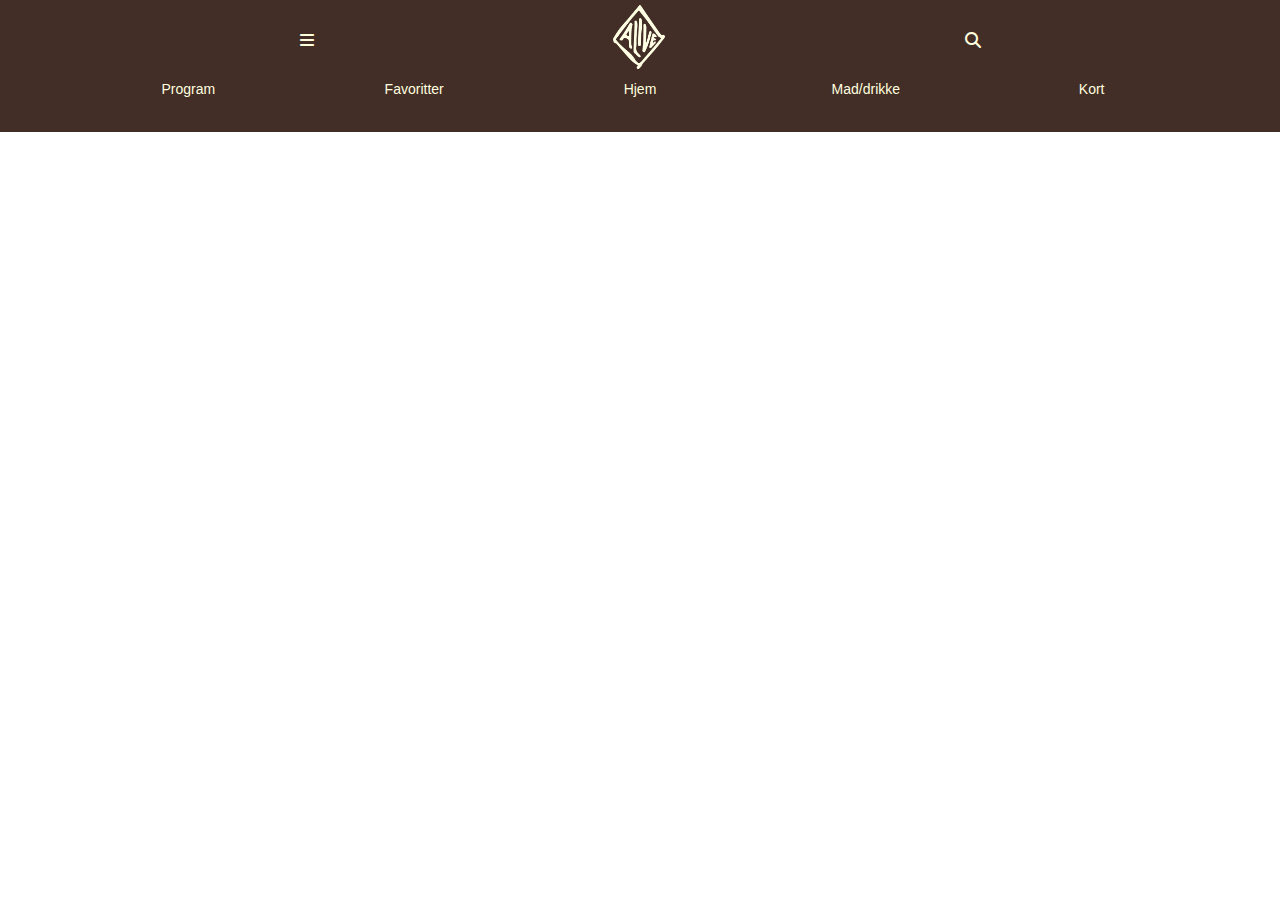
<file: FAQ.html>
<!DOCTYPE html>
<html lang="en">

<head>
    <meta charset="UTF-8">
    <meta name="viewport" content="width=device-width, initial-scale=1.0">
    <title>Alive Festival ┃ FAQ </title>
    <link rel="stylesheet" href="./assets/css/style.css">
    <link rel="stylesheet" href="https://cdnjs.cloudflare.com/ajax/libs/font-awesome/6.5.0/css/all.min.css">
    <script src="./assets/js/app.js" defer></script>
</head>

<body>
    <header>
        <nav>

            <div class="burgerMenuLabel">
                <i class="fa-solid fa-bars" id="burgerMenuIcon"></i>
            </div>
            <div class="nav-dropdown" id="navDropdown">
                <ul class="nav-list">
                    <li class="links"><a href="./program.html">Program</a></li>
                    <li class="links"><a href="./nyheder.html">Nyheder</a></li>
                    <li class="links"><a href="./biletter.html">Billetter</a></li>
                    <li class="links"><a href="./frivillig.html">Bliv Frivillig</a></li>
                    <li class="links"><a href="./madOgDrikke.html">Mad og Drikke</a></li>
                    <li class="links"><a href="./FAQ.html">FAQ</a></li>
                </ul>
            </div>
            <a href="./index.html"><img src="./assets/img/Alive-Festival_logo_hvid-gul.png" alt="Billede af logo"
                    class="logoHeader"></a>
            <i class="fa-solid fa-magnifying-glass" class="searchIcon"></i>

        </nav>
    </header>
    <main>
        <section>
            <article>

            </article>
            <article>

            </article>
        </section>

    </main>
    <footer>

        <a href="./program.html">
            <div class="footerLink">
                <i class="fa-regular fa-calendar-days"></i>
                <p>Program</p>
            </div>
        </a>

        <a href="./favoritter.html">
            <div class="footerLink">
                <i class="fa-regular fa-heart"></i>
                <p>Favoritter</p>
            </div>
        </a>

        <a href="./index.html">
            <div class="footerLink">
                <img src="./assets/img/aliveHjemLogo.svg" alt=" Alive Festival Logo">
                <p class="hjem">Hjem</p>
            </div>
        </a>

        <a href="./madOgDrikke.html">
            <div class=" footerLink">
                <i class="fa-solid fa-utensils"></i>
                <p>Mad/drikke</p>
            </div>
        </a>

        <a href="./festivalKort.html">
            <div class="footerLink">
                <i class="fa-solid fa-location-dot"></i>
                <p>Kort</p>
            </div>
        </a>

    </footer>
</body>

</html>
</file>
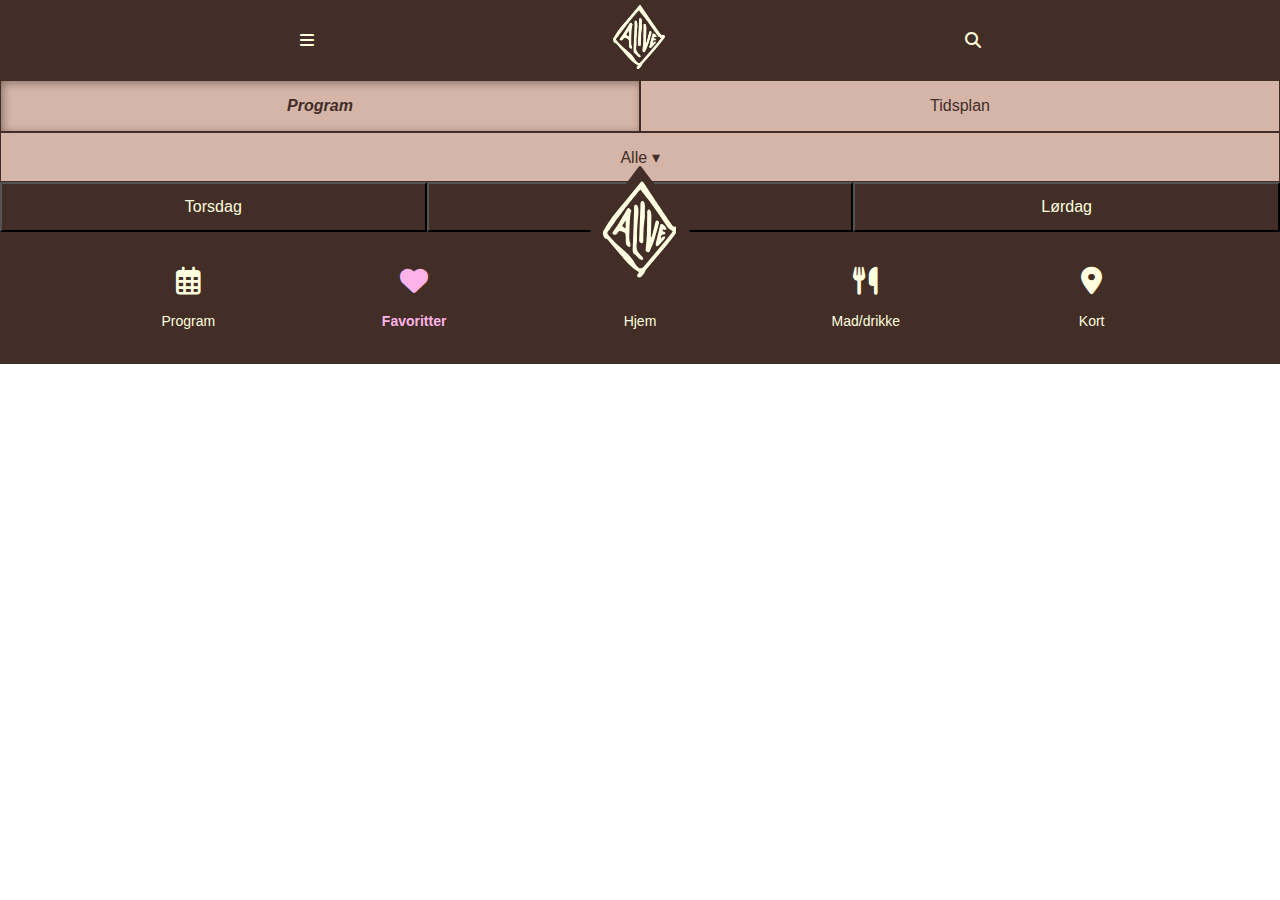
<file: favoritter.html>
<!DOCTYPE html>
<html lang="en">

<head>
    <meta charset="UTF-8">
    <meta name="viewport" content="width=device-width, initial-scale=1.0">
    <title>Alive Festival ┃ Favoritter </title>
    <link rel="stylesheet" href="./assets/css/style.css">
    <link rel="stylesheet" href="https://cdnjs.cloudflare.com/ajax/libs/font-awesome/6.5.0/css/all.min.css">
    <script src="./assets/js/app.js" defer></script>
</head>

<body>
    <header>
        <nav>

            <div class="burgerMenuLabel">
                <i class="fa-solid fa-bars" id="burgerMenuIcon"></i>
            </div>
            <div class="nav-dropdown" id="navDropdown">
                <ul class="nav-list">
                    <li class="links"><a href="./program.html">Program</a></li>
                    <li class="links"><a href="./nyheder.html">Nyheder</a></li>
                    <li class="links"><a href="./biletter.html">Billetter</a></li>
                    <li class="links"><a href="./frivillig.html">Bliv Frivillig</a></li>
                    <li class="links"><a href="./madOgDrikke.html">Mad og Drikke</a></li>
                    <li class="links"><a href="./kontakt.html">Kontakt</a></li>
                    <li class="links"><a href="./FAQ.html">FAQ</a></li>
                </ul>
            </div>
            <a href="./index.html"><img src="./assets/img/Alive-Festival_logo_hvid-gul.png" alt="Billede af logo"
                    class="logoHeader"></a>
            <i class="fa-solid fa-magnifying-glass" class="searchIcon"></i>

        </nav>
    </header>
    <main>
        <section class="vaelger">
            <a href="./program.html" class="valgtSide">Program</a>
            <a href="./tidsplan.html">Tidsplan</a>
        </section>

        <div class="programDropdown">
            <button class="dropdownKnap" id="dropdownKnap">
                <span id="valgt">Alle</span>
                <span class="pil" id="pil">▾</span>
            </button>

            <div class="menu" id="menu">
                <button class="menuItem" data-value="alle">Alle</button>
                <button class="menuItem" data-value="musik">Musik</button>
                <button class="menuItem" data-value="udflugter">Udflugter</button>
                <button class="menuItem" data-value="kunst">Kunst</button>
                <button class="menuItem" data-value="andet">Andet</button>
            </div>
        </div>


        <nav class="programDage">
            <button class="dag" data-value="torsdag">Torsdag</button>
            <button class="dag" data-value="fredag">Fredag</button>
            <button class="dag" data-value="lørdag">Lørdag</button>
        </nav>
        <div class="favoritter">

        </div>

    </main>
    <footer>

        <a href="./program.html">
            <div class="footerLink">
                <i class="fa-regular fa-calendar-days"></i>
                <p>Program</p>
            </div>
        </a>

        <a href="./favoritter.html" class="aktiv-footer">
            <div class="footerLink">
                <i class="fa-regular fa-heart"></i>
                <p>Favoritter</p>
            </div>
        </a>

        <a href="./index.html">
            <div class="footerLink">
                <img src="./assets/img/aliveHjemLogo.svg" alt=" Alive Festival Logo">
                <p class="hjem">Hjem</p>
            </div>
        </a>

        <a href="./madOgDrikke.html">
            <div class=" footerLink">
                <i class="fa-solid fa-utensils"></i>
                <p>Mad/drikke</p>
            </div>
        </a>

        <a href="./festivalKort.html">
            <div class="footerLink">
                <i class="fa-solid fa-location-dot"></i>
                <p>Kort</p>
            </div>
        </a>

    </footer>
</body>

</html>
</file>
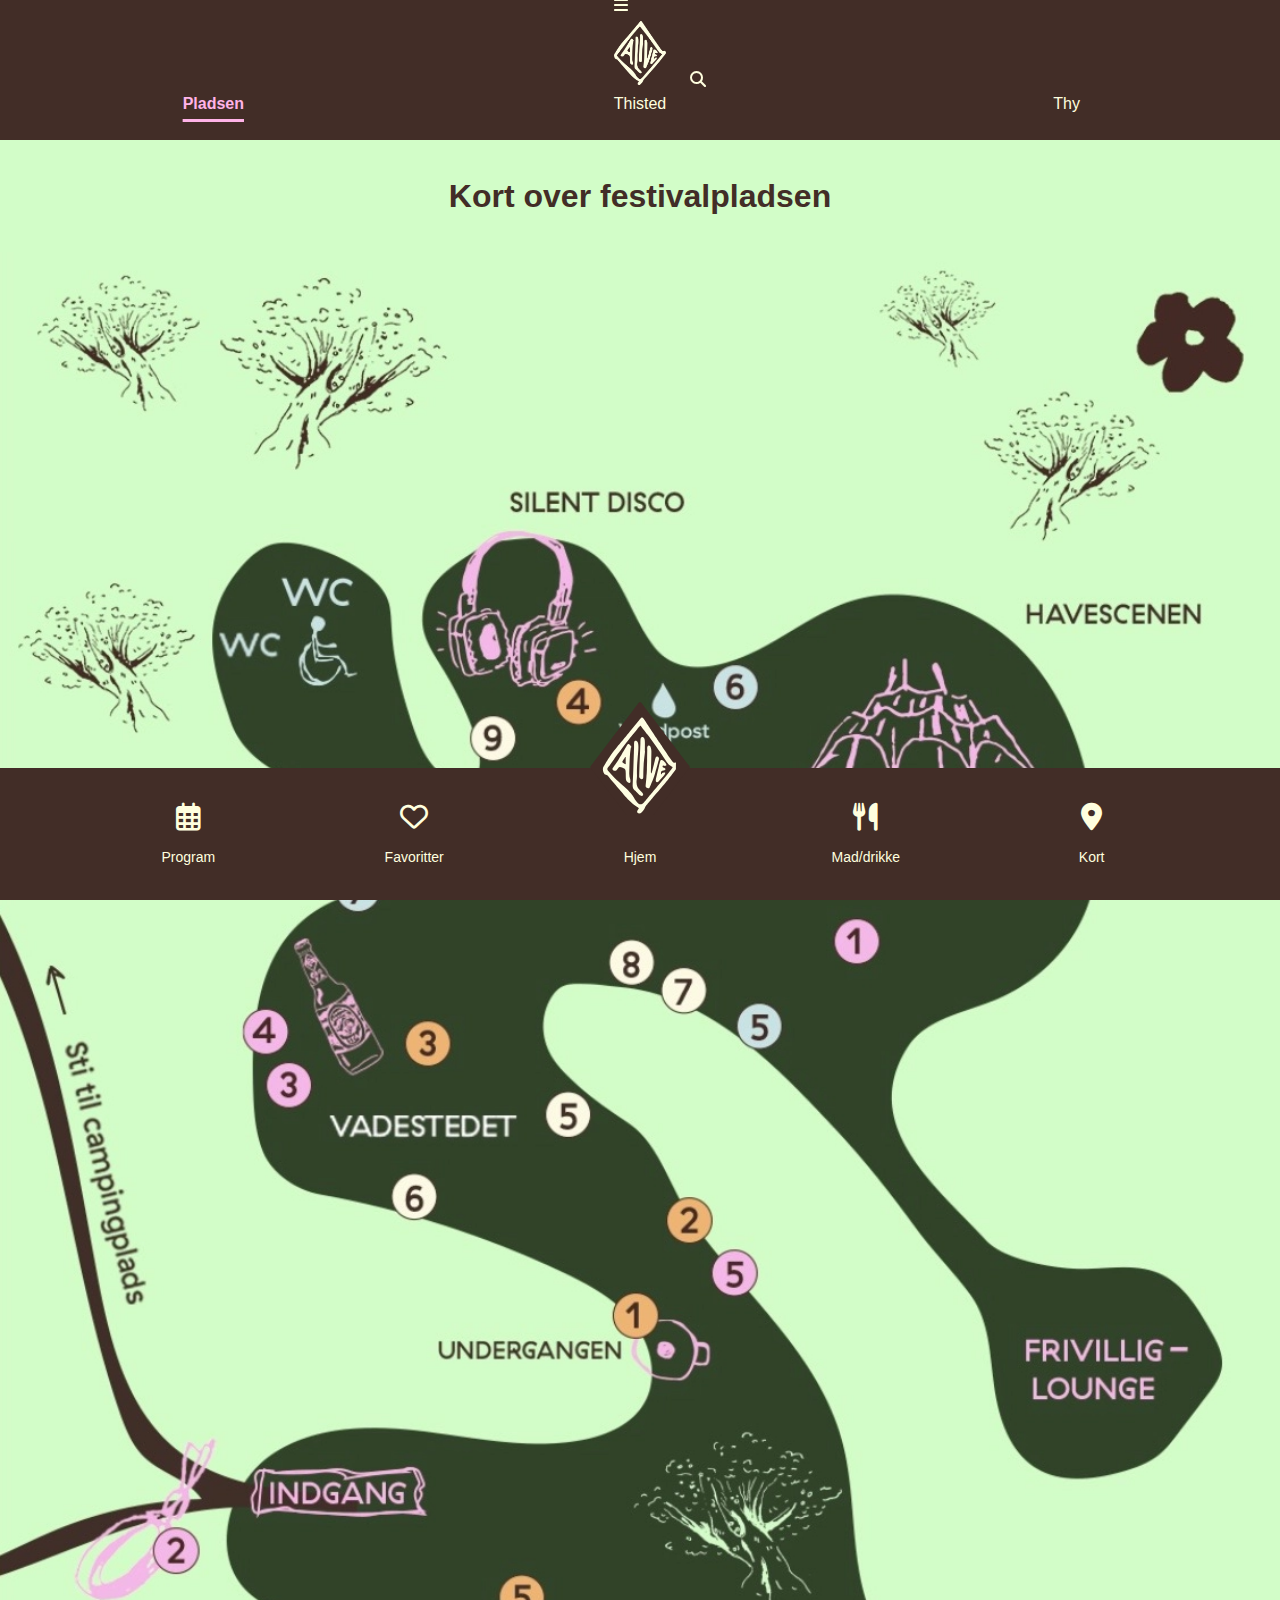
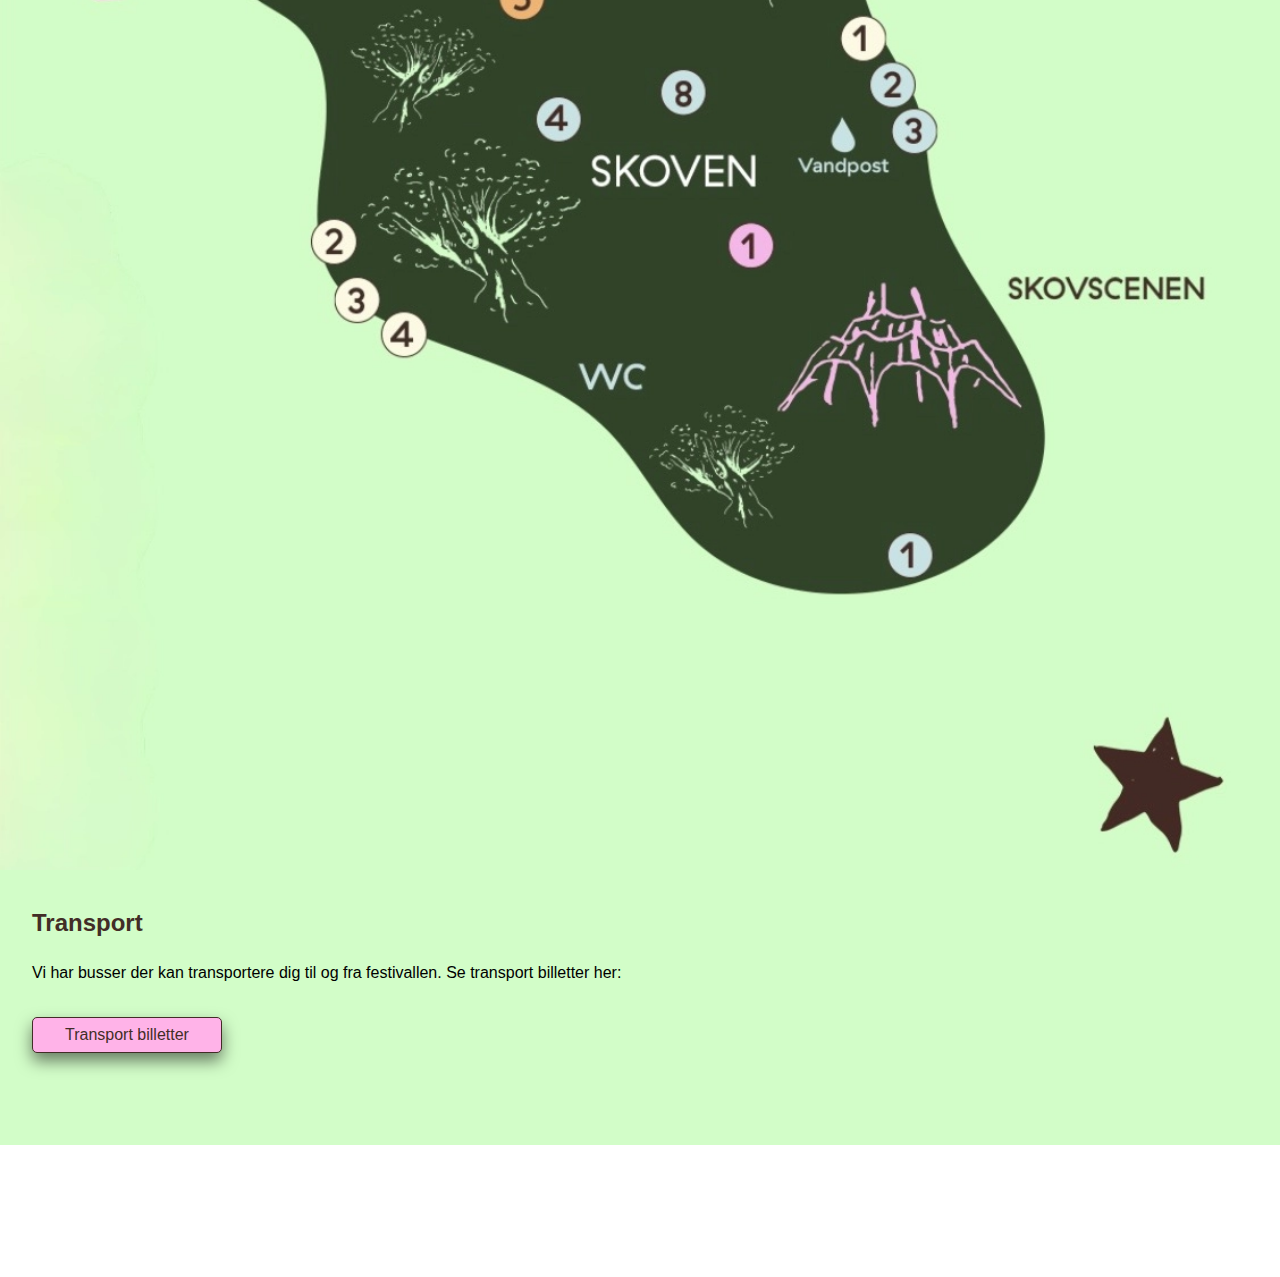
<file: festivalKort.html>
<!DOCTYPE html>
<html lang="en">

<head>
    <meta charset="UTF-8">
    <meta name="viewport" content="width=device-width, initial-scale=1.0">
    <title>Alive Festival ┃ Kort og transport </title>
    <link rel="stylesheet" href="./assets/css/style.css">
    <link rel="stylesheet" href="https://cdnjs.cloudflare.com/ajax/libs/font-awesome/6.5.0/css/all.min.css">
    <script src="./assets/js/app.js" defer></script>
</head>

<body class="kortOgTransport">
    <header>
        <nav>
            <ul>
                <div class="burgerMenuLabel">
                    <i class="fa-solid fa-bars" id="burgerMenuIcon"></i>
                </div>
                <div class="nav-dropdown" id="navDropdown">
                    <ul class="nav-list">
                        <li class="links"><a href="./program.html">Program</a></li>
                        <li class="links"><a href="./nyheder.html">Nyheder</a></li>
                        <li class="links"><a href="./biletter.html">Billetter</a></li>
                        <li class="links"><a href="./frivillig.html">Bliv Frivillig</a></li>
                        <li class="links"><a href="./madOgDrikke.html">Mad og Drikke</a></li>
                        <li class="links"><a href="./FAQ.html">FAQ</a></li>
                    </ul>
                </div>
                <li><a href="./index.html"><img src="./assets/img/Alive-Festival_logo_hvid-gul.png"
                            alt="Billede af logo" class="logoHeader"></a></li>
                <i class="fa-solid fa-magnifying-glass" class="searchIcon"></i>
            </ul>
        </nav>
    </header>
    <main class="transport-main">
        <nav class="kort-placering">
            <ul>
                <li>
                    <a href="./festivalKort.html" class="aktiv-kort">Pladsen</a>
                </li>
                <li>
                    <a href="./thistedKort.html" class="kort">Thisted</a>
                </li>
                <li>
                    <a href="./thyKort.html" class="kort">Thy</a>
                </li>
            </ul>
        </nav>
        <h1>Kort over festivalpladsen</h1>
        <img src="./assets/img/festival-kort.webp" alt="Billede over festivalspladsen" class="kort-billede">
        <article class="transport-wrapper">
            <h2>Transport</h2>
            <p>Vi har busser der kan transportere dig til og fra festivallen. Se transport billetter her: </p>
            <button class="btn-transport">
                <a href="./biletter.html#transport">Transport billetter</a>
            </button>
        </article>
    </main>
    <footer>

        <a href="./program.html">
            <div class="footerLink">
                <i class="fa-regular fa-calendar-days"></i>
                <p>Program</p>
            </div>
        </a>

        <a href="./favoritter.html">
            <div class="footerLink">
                <i class="fa-regular fa-heart"></i>
                <p>Favoritter</p>
            </div>
        </a>

        <a href="./index.html">
            <div class="footerLink">
                <img src="./assets/img/aliveHjemLogo.svg" alt=" Alive Festival Logo">
                <p class="hjem">Hjem</p>
            </div>
        </a>

        <a href="./madOgDrikke.html">
            <div class=" footerLink">
                <i class="fa-solid fa-utensils"></i>
                <p>Mad/drikke</p>
            </div>
        </a>

        <a href="./festivalKort.html">
            <div class="footerLink">
                <i class="fa-solid fa-location-dot"></i>
                <p>Kort</p>
            </div>
        </a>

    </footer>
</body>

</html>
</file>
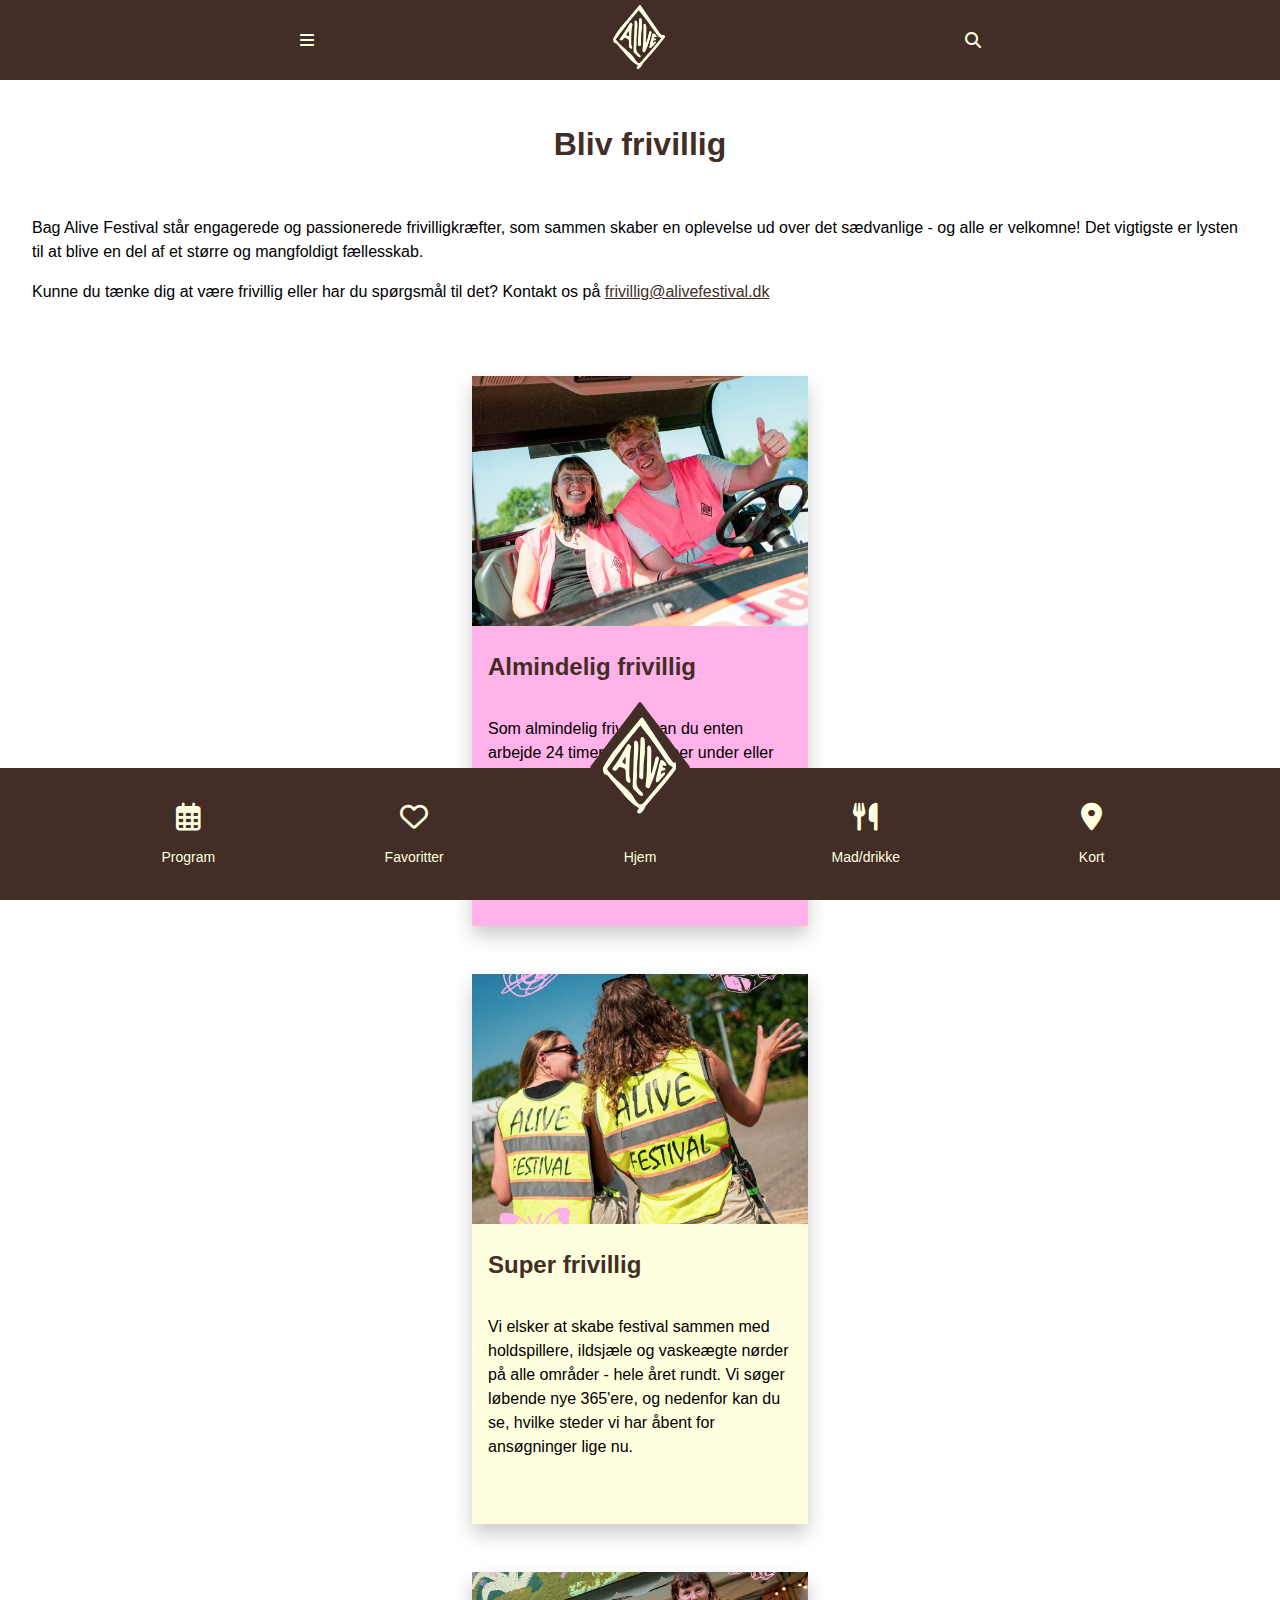
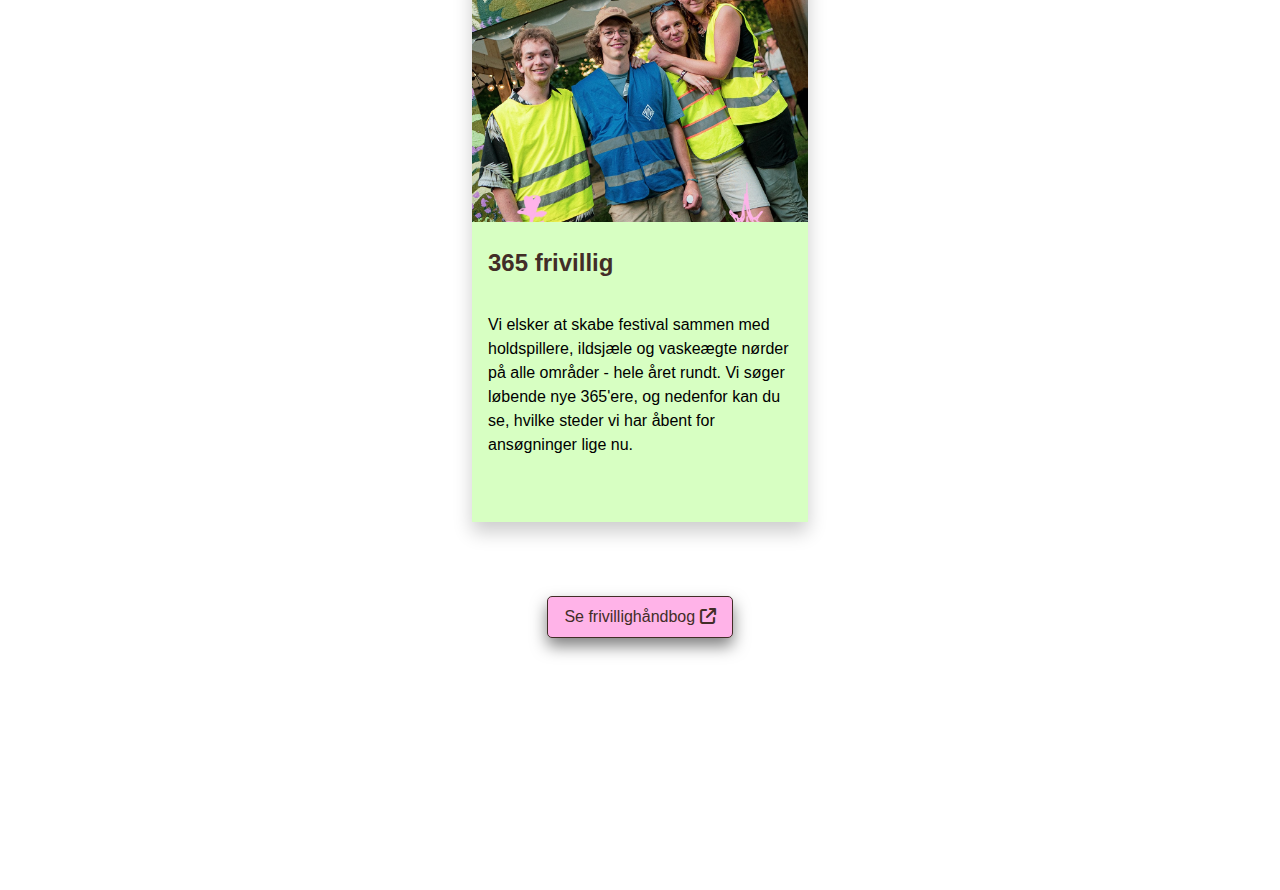
<file: frivillig.html>
<!DOCTYPE html>
<html lang="en">

<head>
    <meta charset="UTF-8">
    <meta name="viewport" content="width=device-width, initial-scale=1.0">
    <title>Alive Festival ┃ Bliv frivillig </title>
    <link rel="stylesheet" href="./assets/css/style.css">
    <link rel="stylesheet" href="https://cdnjs.cloudflare.com/ajax/libs/font-awesome/6.5.0/css/all.min.css">
    <script src="./assets/js/app.js" defer></script>
</head>

<body>
    <header>
        <nav>

            <div class="burgerMenuLabel">
                <i class="fa-solid fa-bars" id="burgerMenuIcon"></i>
            </div>
            <div class="nav-dropdown" id="navDropdown">
                <ul class="nav-list">
                    <li class="links"><a href="./program.html">Program</a></li>
                    <li class="links"><a href="./nyheder.html">Nyheder</a></li>
                    <li class="links"><a href="./biletter.html">Billetter</a></li>
                    <li class="links"><a href="./frivillig.html" class="aktiv">Bliv Frivillig</a></li>
                    <li class="links"><a href="./madOgDrikke.html">Mad og Drikke</a></li>
                    <li class="links"><a href="./FAQ.html">FAQ</a></li>
                </ul>
            </div>
            <a href="./index.html"><img src="./assets/img/Alive-Festival_logo_hvid-gul.png" alt="Billede af logo"
                    class="logoHeader"></a>
            <i class="fa-solid fa-magnifying-glass" class="searchIcon"></i>

        </nav>
    </header>
    <main>
        <h1 class="blivFrivilligheader">Bliv frivillig</h1>
        <div class="intro-frivilligSide">
            <p>Bag Alive Festival står engagerede og passionerede frivilligkræfter, som sammen skaber en oplevelse ud
                over det sædvanlige - og alle er velkomne! Det vigtigste er lysten til at blive en del af et større og
                mangfoldigt fællesskab.
            </p>
            <p>Kunne du tænke dig at være frivillig eller har du spørgsmål til det? Kontakt os på <a
                    href="mailto:info@alivefestival.dk" class="emailFrivillig">frivillig@alivefestival.dk</a></p>
        </div>
        <section class="cards-frivillig-wrap"></section>
        <div class="btn-frivillig"></div>
    </main>
    <footer>

        <a href="./program.html">
            <div class="footerLink">
                <i class="fa-regular fa-calendar-days"></i>
                <p>Program</p>
            </div>
        </a>

        <a href="./favoritter.html">
            <div class="footerLink">
                <i class="fa-regular fa-heart"></i>
                <p>Favoritter</p>
            </div>
        </a>

        <a href="./index.html">
            <div class="footerLink">
                <img src="./assets/img/aliveHjemLogo.svg" alt=" Alive Festival Logo">
                <p class="hjem">Hjem</p>
            </div>
        </a>

        <a href="./madOgDrikke.html">
            <div class=" footerLink">
                <i class="fa-solid fa-utensils"></i>
                <p>Mad/drikke</p>
            </div>
        </a>

        <a href="./festivalKort.html">
            <div class="footerLink">
                <i class="fa-solid fa-location-dot"></i>
                <p>Kort</p>
            </div>
        </a>

    </footer>
</body>

</html>
</file>
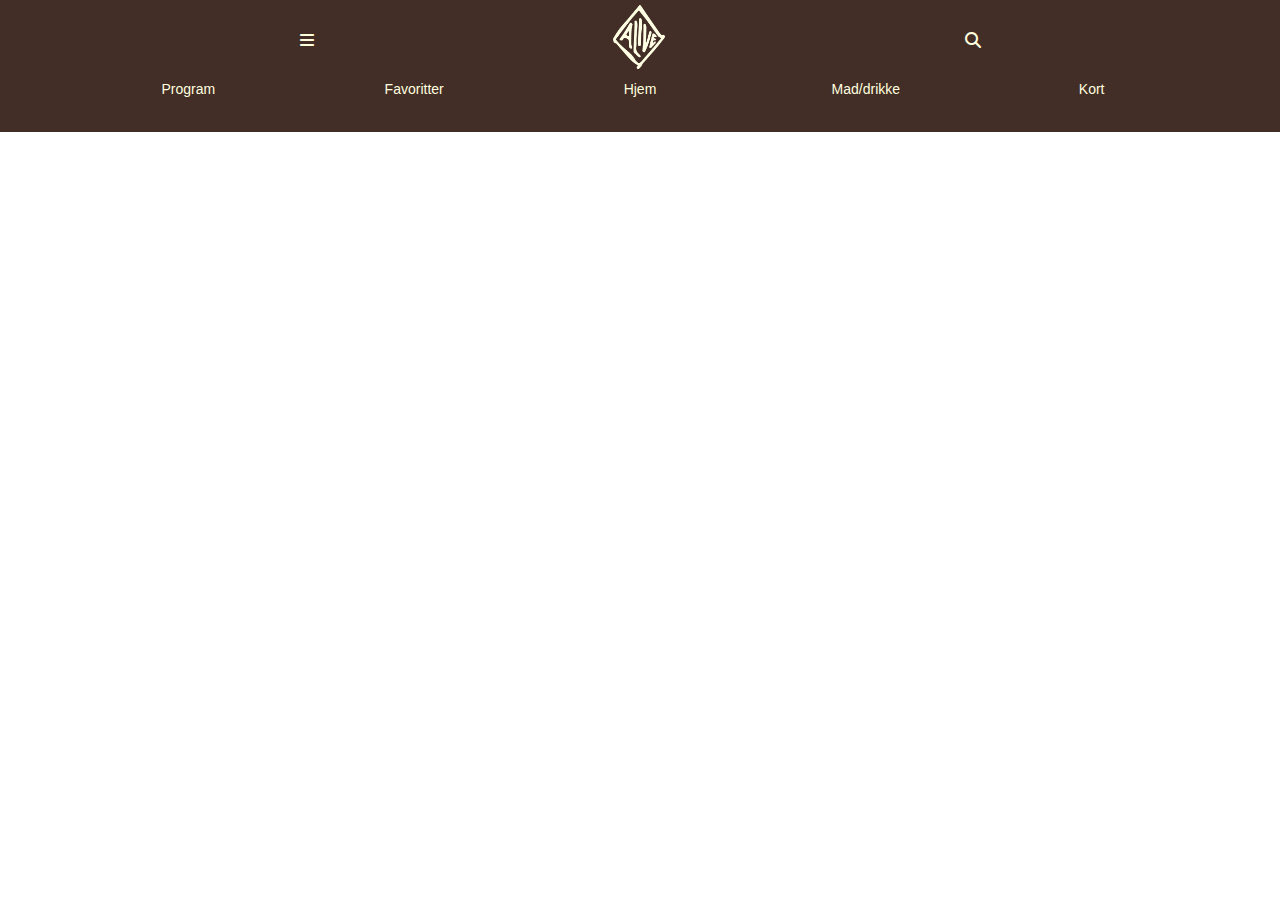
<file: kontakt.html>
<!DOCTYPE html>
<html lang="en">

<head>
    <meta charset="UTF-8">
    <meta name="viewport" content="width=device-width, initial-scale=1.0">
    <title>Alive Festival ┃ Kontakt </title>
    <link rel="stylesheet" href="./assets/css/style.css">
    <link rel="stylesheet" href="https://cdnjs.cloudflare.com/ajax/libs/font-awesome/6.5.0/css/all.min.css">
    <script src="./assets/js/app.js" defer></script>
</head>

<body>
    <header>
        <nav>

            <div class="burgerMenuLabel">
                <i class="fa-solid fa-bars" id="burgerMenuIcon"></i>
            </div>
            <div class="nav-dropdown" id="navDropdown">
                <ul class="nav-list">
                    <li class="links"><a href="./program.html">Program</a></li>
                    <li class="links"><a href="./nyheder.html">Nyheder</a></li>
                    <li class="links"><a href="./biletter.html">Billetter</a></li>
                    <li class="links"><a href="./frivillig.html">Bliv Frivillig</a></li>
                    <li class="links"><a href="./madOgDrikke.html">Mad og Drikke</a></li>
                    <li class="links"><a href="./FAQ.html">FAQ</a></li>
                </ul>
            </div>
            <a href="./index.html"><img src="./assets/img/Alive-Festival_logo_hvid-gul.png" alt="Billede af logo"
                    class="logoHeader"></a>
            <i class="fa-solid fa-magnifying-glass" class="searchIcon"></i>

        </nav>
    </header>
    <main>
        <section>
            <article>

            </article>
            <article>

            </article>
        </section>

    </main>
    <footer>

        <a href="./program.html">
            <div class="footerLink">
                <i class="fa-regular fa-calendar-days"></i>
                <p>Program</p>
            </div>
        </a>

        <a href="./favoritter.html">
            <div class="footerLink">
                <i class="fa-regular fa-heart"></i>
                <p>Favoritter</p>
            </div>
        </a>

        <a href="./index.html">
            <div class="footerLink">
                <img src="./assets/img/aliveHjemLogo.svg" alt=" Alive Festival Logo">
                <p class="hjem">Hjem</p>
            </div>
        </a>

        <a href="./madOgDrikke.html">
            <div class=" footerLink">
                <i class="fa-solid fa-utensils"></i>
                <p>Mad/drikke</p>
            </div>
        </a>

        <a href="./kortOgTransport.html">
            <div class="footerLink">
                <i class="fa-solid fa-location-dot"></i>
                <p>Kort</p>
            </div>
        </a>

    </footer>
</body>

</html>
</file>
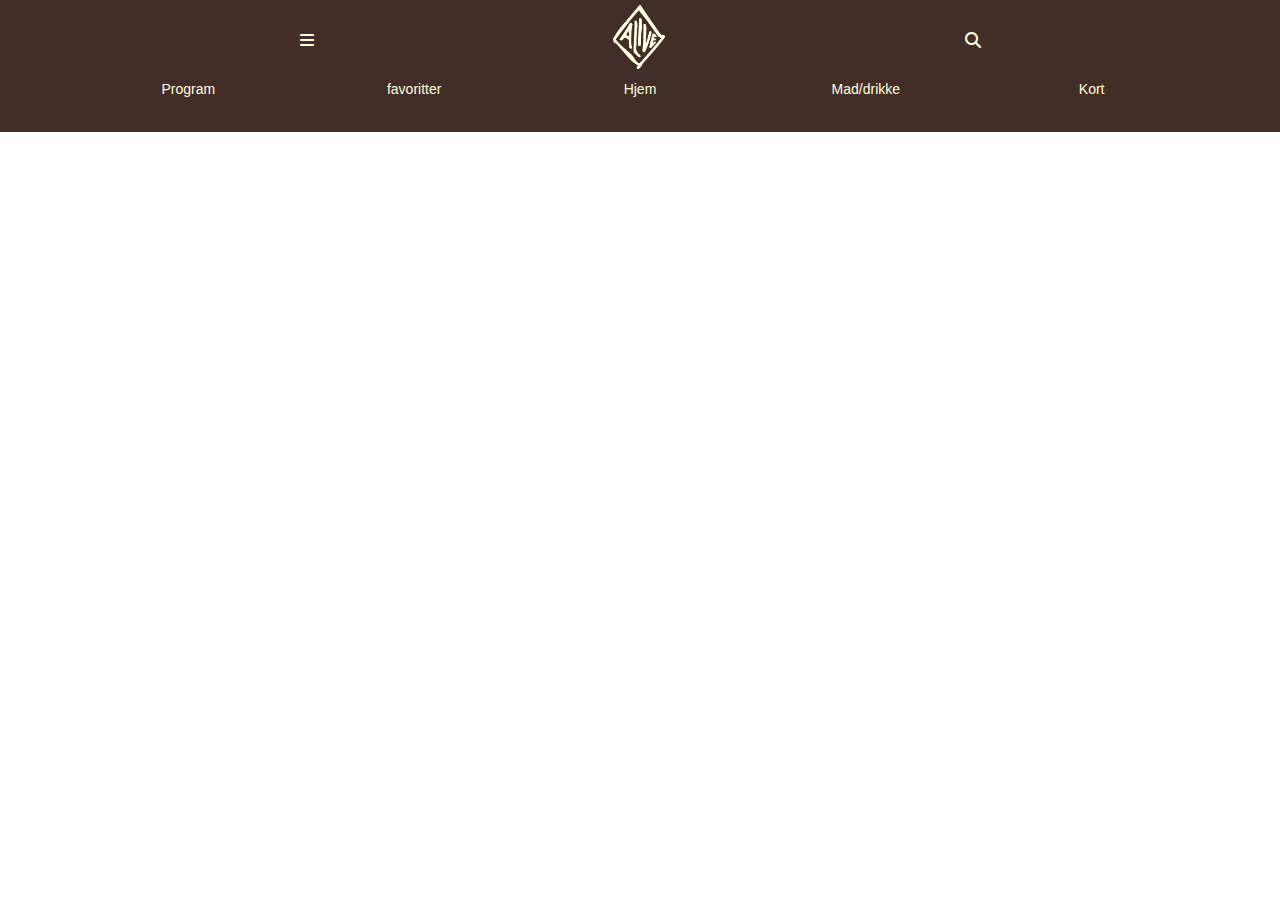
<file: kortOgTransport.html>
<!DOCTYPE html>
<html lang="en">

<head>
    <meta charset="UTF-8">
    <meta name="viewport" content="width=device-width, initial-scale=1.0">
    <title>Alive Festival ┃ Kort og transport </title>
    <link rel="stylesheet" href="./assets/css/style.css">
    <link rel="stylesheet" href="https://cdnjs.cloudflare.com/ajax/libs/font-awesome/6.5.0/css/all.min.css">
    <script src="./assets/js/app.js" defer></script>
</head>

<body>
    <header>
        <nav>

            <div class="burgerMenuLabel">
                <i class="fa-solid fa-bars" id="burgerMenuIcon"></i>
            </div>
            <div class="nav-dropdown" id="navDropdown">
                <ul class="nav-list">
                    <li class="links"><a href="./program.html">Program</a></li>
                    <li class="links"><a href="./nyheder.html">Nyheder</a></li>
                    <li class="links"><a href="./biletter.html">Billetter</a></li>
                    <li class="links"><a href="./frivillig.html">Bliv Frivillig</a></li>
                    <li class="links"><a href="./madOgDrikke.html">Mad og Drikke</a></li>
                    <li class="links"><a href="./FAQ.html">FAQ</a></li>
                </ul>
            </div>
            <a href="./index.html"><img src="./assets/img/Alive-Festival_logo_hvid-gul.png" alt="Billede af logo"
                    class="logoHeader"></a>
            <i class="fa-solid fa-magnifying-glass" class="searchIcon"></i>

        </nav>
    </header>
    <main>
        <section>
            <article>

            </article>
            <article>

            </article>
        </section>

    </main>
    <footer>

        <a href="./program.html">
            <div class="footerLink">
                <i class="fa-regular fa-calendar-days"></i>
                <p>Program</p>
            </div>
        </a>

        <a href="./favoritter.html">
            <div class="footerLink">
                <i class="fa-regular fa-heart"></i>
                <p>Mine favoritter</p>
            </div>
        </a>

        <a href="./index.html">
            <div class="footerLink">
                <img src="./assets/img/aliveHjemLogo.svg" alt=" Alive Festival Logo">
                <p class="hjem">Hjem</p>
            </div>
        </a>

        <a href="./madOgDrikke.html">
            <div class=" footerLink">
                <i class="fa-solid fa-utensils"></i>
                <p>Mad/drikke</p>
            </div>
        </a>

        <a href="./festivalKort.html">
            <div class="footerLink">
                <i class="fa-solid fa-location-dot"></i>
                <p>Kort</p>
            </div>
        </a>

    </footer>
</body>

</html>
</file>
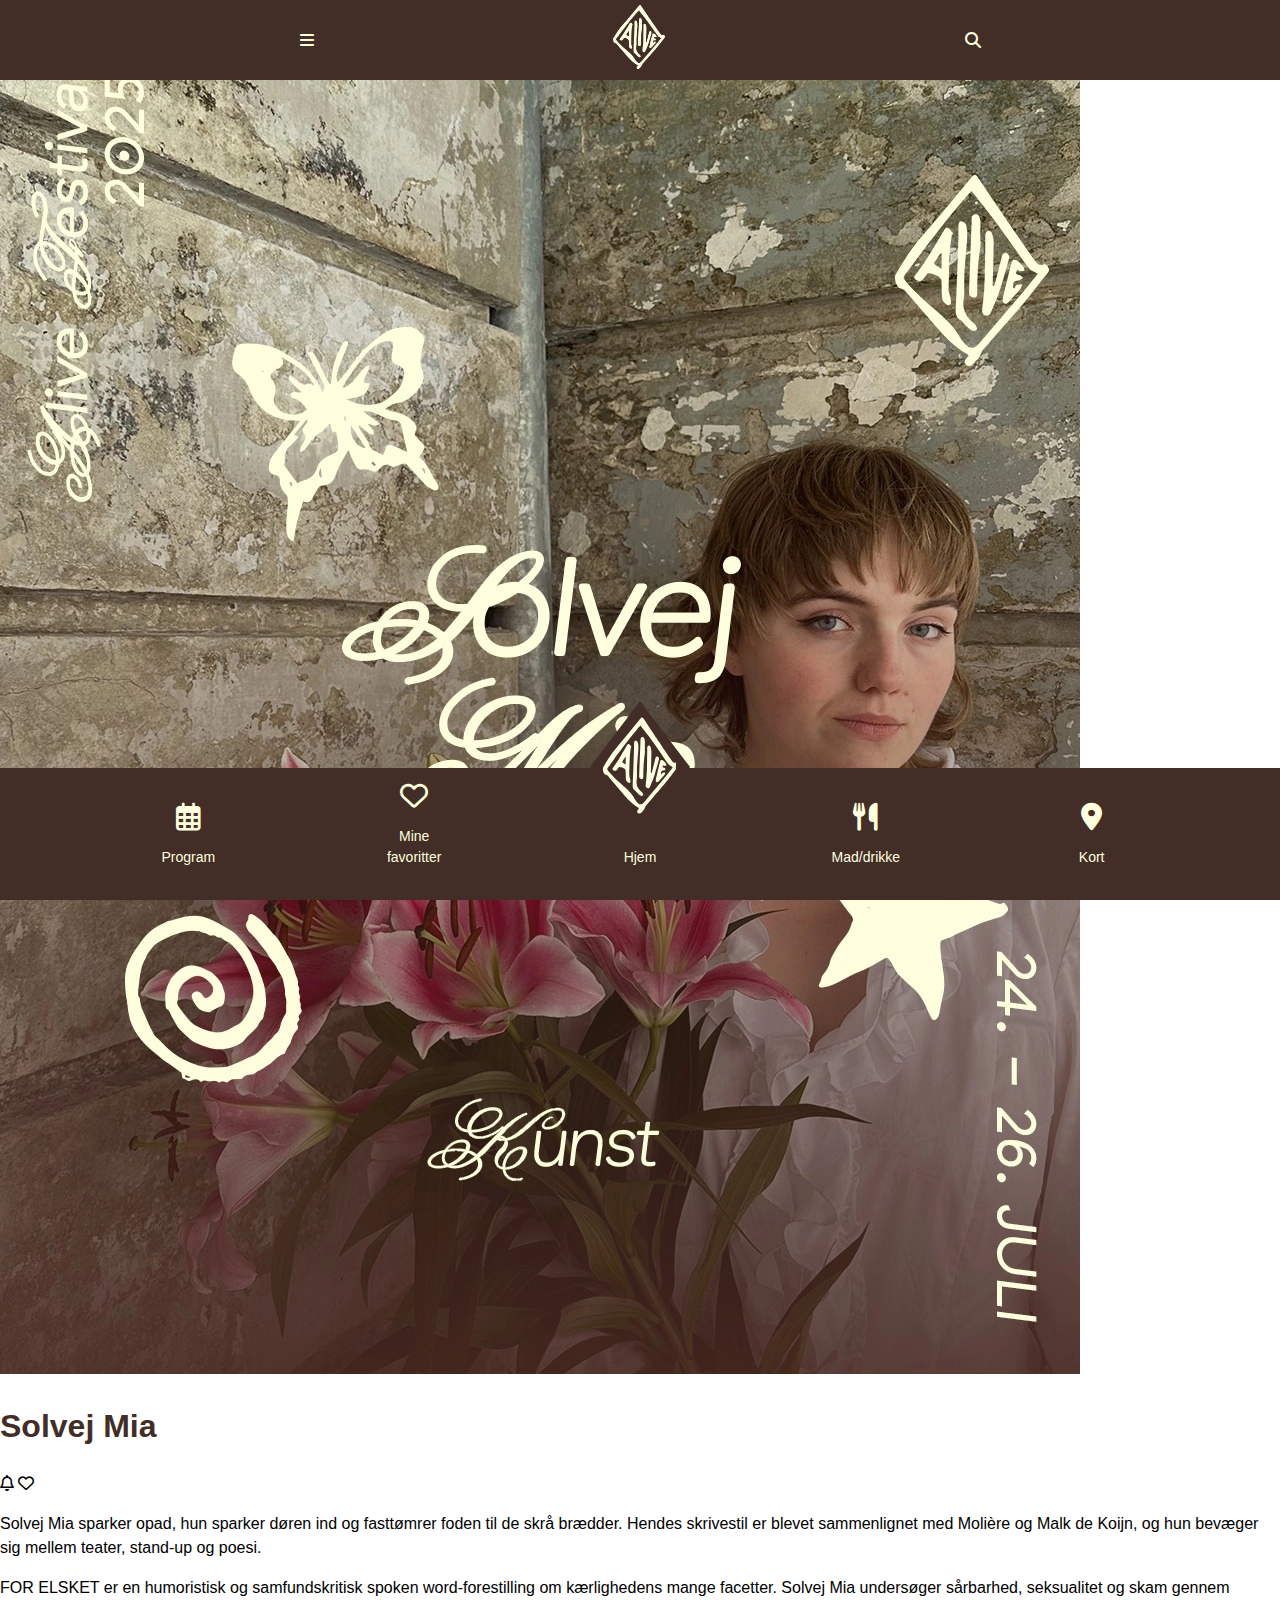
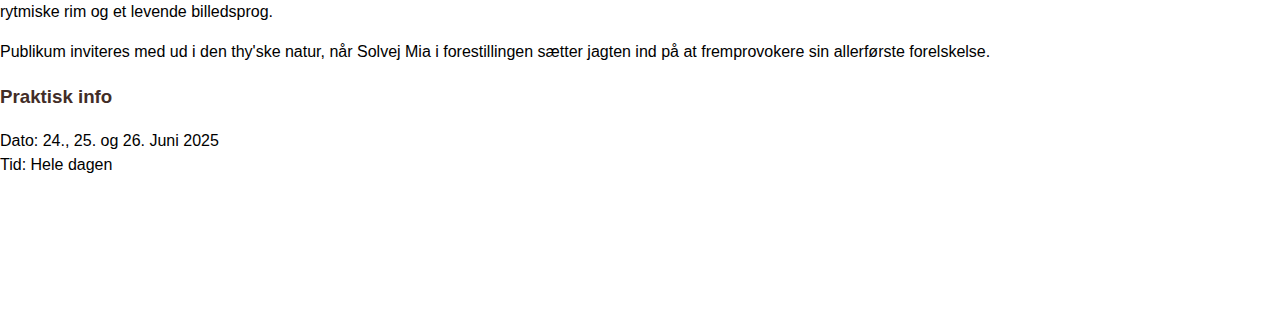
<file: kunst.html>
<!DOCTYPE html>
<html lang="en">

<head>
    <meta charset="UTF-8">
    <meta name="viewport" content="width=device-width, initial-scale=1.0">
    <title>Alive Festival ┃ Kunst</title>
    <link rel="stylesheet" href="./assets/css/style.css">
    <link rel="stylesheet" href="https://cdnjs.cloudflare.com/ajax/libs/font-awesome/6.5.0/css/all.min.css">
    <script src="./assets/js/app.js" defer></script>
</head>

<body>
    <header>
        <nav>
            <div class="burgerMenuLabel">
                <i class="fa-solid fa-bars" id="burgerMenuIcon"></i>
            </div>
            <div class="nav-dropdown" id="navDropdown">
                <ul class="nav-list">
                    <li class="links"><a href="./program.html" class="aktiv">Program</a></li>
                    <li class="links"><a href="./nyheder.html">Nyheder</a></li>
                    <li class="links"><a href="./biletter.html">Billetter</a></li>
                    <li class="links"><a href="./frivillig.html">Bliv Frivillig</a></li>
                    <li class="links"><a href="./madOgDrikke.html">Mad og Drikke</a></li>
                    <li class="links"><a href="./kontakt.html">Kontakt</a></li>
                    <li class="links"><a href="./FAQ.html">FAQ</a></li>
                </ul>
            </div>
            <a href="./index.html"><img src="./assets/img/Alive-Festival_logo_hvid-gul.png" alt="Billede af logo"
                    class="logoHeader"></a>
            <i class="fa-solid fa-magnifying-glass" class="searchIcon"></i>
        </nav>
    </header>

    <main class="detailsMain">
        <a href="./program.html" class="backLink"><i class="fa-solid fa-chevron-left"></i> TILBAGE TIL PROGRAM</a>
        <div class="heroImageContainer">
            <img src="./assets/img/SOLVEJMIA.webp" alt="Solvej Mia">
        </div>

        <div class="titleRow">
            <div class="titleLeft">
                <h1>Solvej Mia</h1>
            </div>
            <div class="titleRight">
                <div class="icons">
                    <i class="fa-regular fa-bell"></i>
                    <i class="fa-regular fa-heart"></i>
                </div>
            </div>
        </div>

        <div class="description">
            <p>Solvej Mia sparker opad, hun sparker døren ind og fasttømrer foden til de skrå brædder. Hendes skrivestil
                er blevet sammenlignet med Molière og Malk de Koijn, og hun bevæger sig mellem teater, stand-up og
                poesi.</p>
            <p>FOR ELSKET er en humoristisk og samfundskritisk spoken word-forestilling om kærlighedens mange facetter.
                Solvej Mia undersøger sårbarhed, seksualitet og skam gennem rytmiske rim og et levende billedsprog.</p>
            <p>Publikum inviteres med ud i den thy'ske natur, når Solvej Mia i forestillingen sætter jagten ind på at
                fremprovokere sin allerførste forelskelse.</p>
        </div>

        <div class="infoBox">
            <h3>Praktisk info</h3>
            <div class="infoRow">
                <span class="label">Dato:</span>
                <span class="value">24., 25. og 26. Juni 2025</span>
            </div>
            <div class="infoRow">
                <span class="label">Tid:</span>
                <span class="value">Hele dagen</span>
            </div>
        </div>
    </main>

    <footer>

        <a href="./program.html">
            <div class="footerLink">
                <i class="fa-regular fa-calendar-days"></i>
                <p>Program</p>
            </div>
        </a>

        <a href="./favoritter.html">
            <div class="footerLink">
                <i class="fa-regular fa-heart"></i>
                <p>Mine favoritter</p>
            </div>
        </a>

        <a href="./index.html">
            <div class="footerLink">
                <img src="./assets/img/aliveHjemLogo.svg" alt=" Alive Festival Logo">
                <p class="hjem">Hjem</p>
            </div>
        </a>

        <a href="./madOgDrikke.html">
            <div class=" footerLink">
                <i class="fa-solid fa-utensils"></i>
                <p>Mad/drikke</p>
            </div>
        </a>

        <a href="./festivalKort.html">
            <div class="footerLink">
                <i class="fa-solid fa-location-dot"></i>
                <p>Kort</p>
            </div>
        </a>

    </footer>
</body>

</html>
</file>
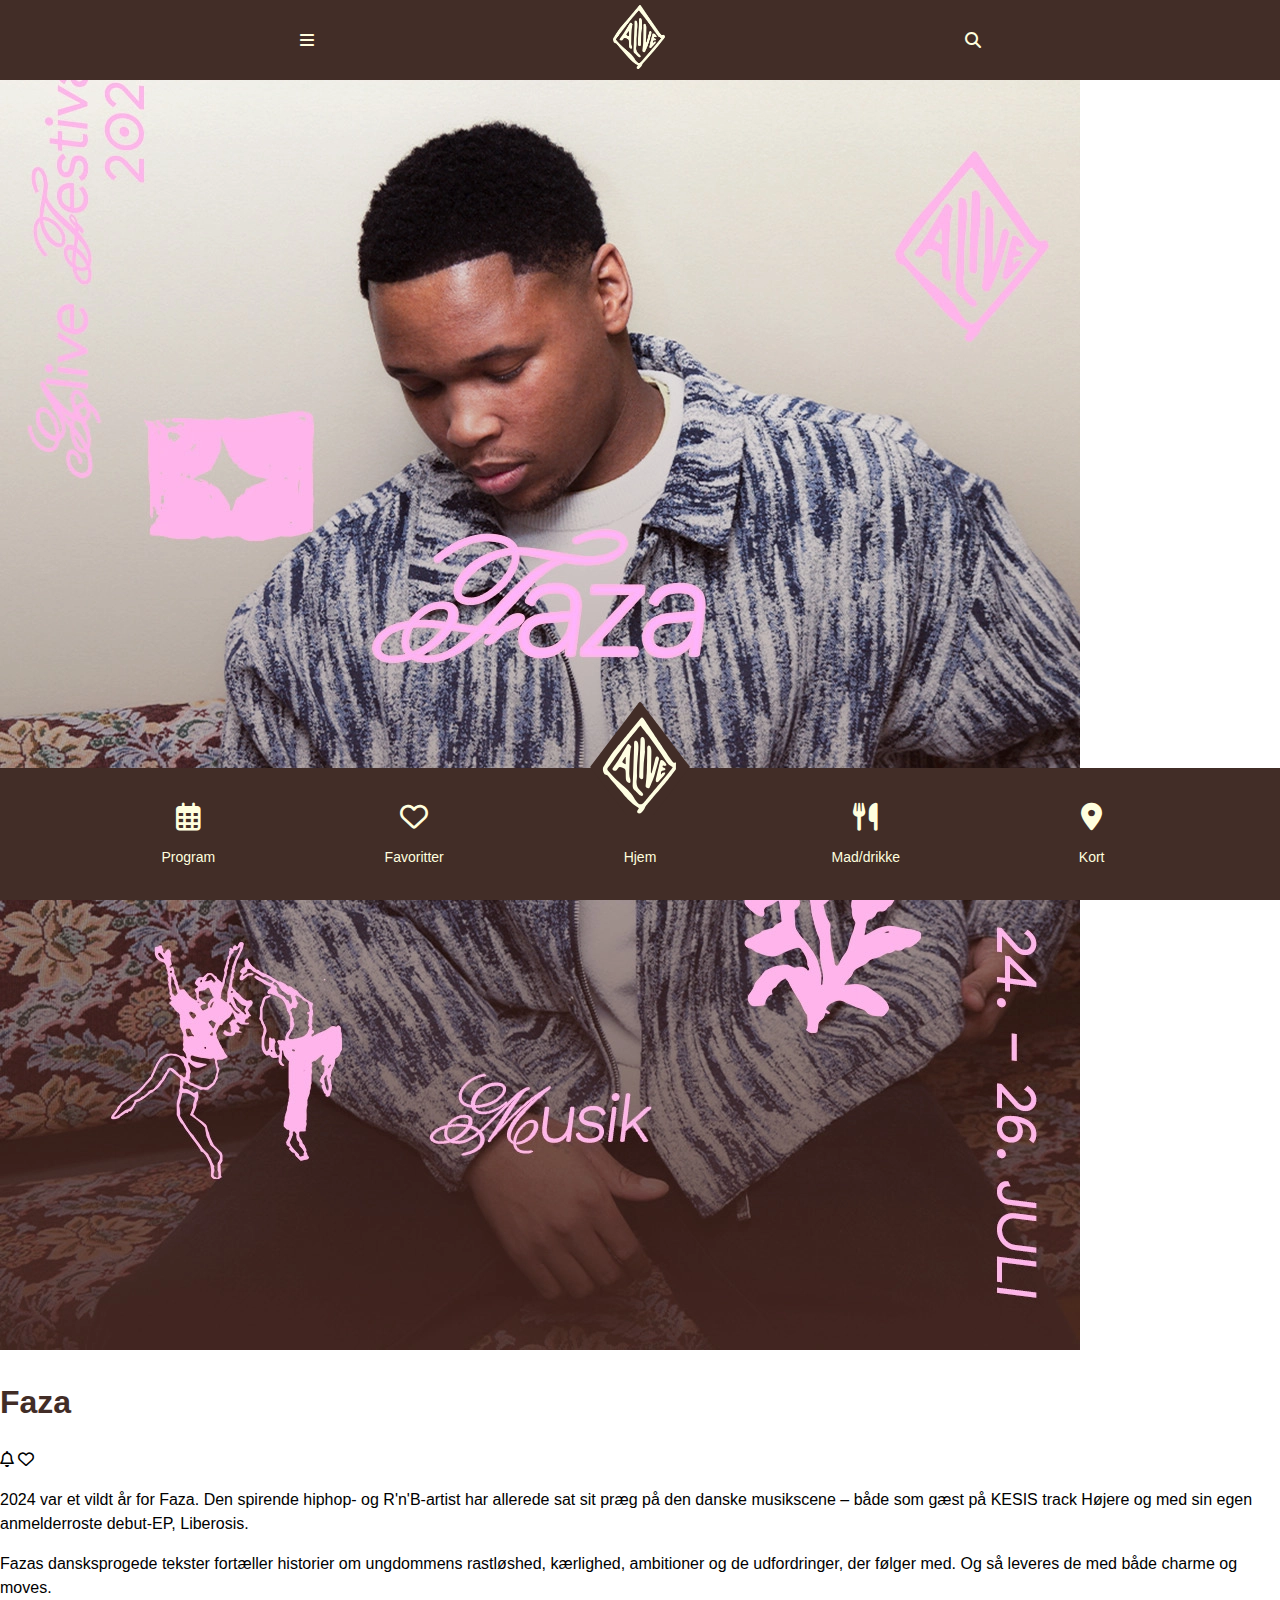
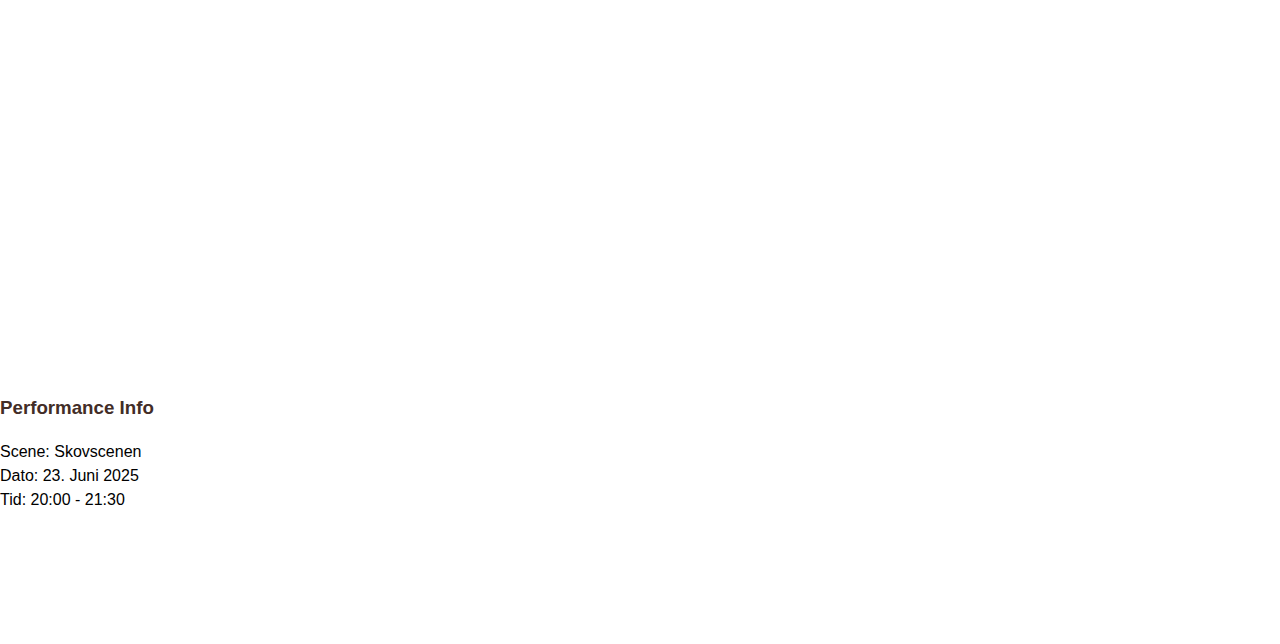
<file: kunstner.html>
<!DOCTYPE html>
<html lang="en">

<head>
    <meta charset="UTF-8">
    <meta name="viewport" content="width=device-width, initial-scale=1.0">
    <title>Alive Festival ┃ Kunstner</title>
    <link rel="stylesheet" href="./assets/css/style.css">
    <link rel="stylesheet" href="https://cdnjs.cloudflare.com/ajax/libs/font-awesome/6.5.0/css/all.min.css">
    <script src="./assets/js/app.js" defer></script>
</head>

<body>
    <header>
        <nav>
            <div class="burgerMenuLabel">
                <i class="fa-solid fa-bars" id="burgerMenuIcon"></i>
            </div>
            <div class="nav-dropdown" id="navDropdown">
                <ul class="nav-list">
                    <li class="links"><a href="./program.html" class="aktiv">Program</a></li>
                    <li class="links"><a href="./nyheder.html">Nyheder</a></li>
                    <li class="links"><a href="./biletter.html">Billetter</a></li>
                    <li class="links"><a href="./frivillig.html">Bliv Frivillig</a></li>
                    <li class="links"><a href="./madOgDrikke.html">Mad og Drikke</a></li>
                    <li class="links"><a href="./kontakt.html">Kontakt</a></li>
                    <li class="links"><a href="./FAQ.html">FAQ</a></li>
                </ul>
            </div>
            <a href="./index.html"><img src="./assets/img/Alive-Festival_logo_hvid-gul.png" alt="Billede af logo"
                    class="logoHeader"></a>
            <i class="fa-solid fa-magnifying-glass" class="searchIcon"></i>
        </nav>
    </header>

    <main class="detailsMain">
        <div class="heroImageContainer">
            <img src="./assets/img/FAZA.webp" alt="Faza">
        </div>

        <div class="titleRow">
            <div class="titleLeft">
                <h1>Faza</h1>
            </div>
            <div class="titleRight">
                <div class="icons">
                    <i class="fa-regular fa-bell"></i>
                    <i class="fa-regular fa-heart"></i>
                </div>
            </div>
        </div>

        <div class="description">
            <p>2024 var et vildt år for Faza. Den spirende hiphop- og R'n'B-artist har allerede sat sit præg på den
                danske musikscene – både som gæst på KESIS track Højere og med sin egen anmelderroste debut-EP,
                Liberosis.</p>
            <p>Fazas dansksprogede tekster fortæller historier om ungdommens rastløshed, kærlighed, ambitioner og de
                udfordringer, der følger med. Og så leveres de med både charme og moves.</p>
        </div>

        <div class="spotifyPlayer">
            <iframe data-testid="embed-iframe" style="border-radius:12px"
                src="https://open.spotify.com/embed/track/4UHnAGrNmcosenpWfamNkZ?utm_source=generator" width="100%"
                height="352" frameBorder="0" allowfullscreen=""
                allow="autoplay; clipboard-write; encrypted-media; fullscreen; picture-in-picture"
                loading="lazy"></iframe>
        </div>

        <div class="infoBox">
            <h3>Performance Info</h3>
            <div class="infoRow">
                <span class="label">Scene:</span>
                <span class="value">Skovscenen</span>
            </div>
            <div class="infoRow">
                <span class="label">Dato:</span>
                <span class="value">23. Juni 2025</span>
            </div>
            <div class="infoRow">
                <span class="label">Tid:</span>
                <span class="value">20:00 - 21:30</span>
            </div>
        </div>
    </main>

    <footer>

        <a href="./program.html">
            <div class="footerLink">
                <i class="fa-regular fa-calendar-days"></i>
                <p>Program</p>
            </div>
        </a>

        <a href="./favoritter.html">
            <div class="footerLink">
                <i class="fa-regular fa-heart"></i>
                <p>Favoritter</p>
            </div>
        </a>

        <a href="./index.html">
            <div class="footerLink">
                <img src="./assets/img/aliveHjemLogo.svg" alt=" Alive Festival Logo">
                <p class="hjem">Hjem</p>
            </div>
        </a>

        <a href="./madOgDrikke.html">
            <div class=" footerLink">
                <i class="fa-solid fa-utensils"></i>
                <p>Mad/drikke</p>
            </div>
        </a>

        <a href="./festivalKort.html">
            <div class="footerLink">
                <i class="fa-solid fa-location-dot"></i>
                <p>Kort</p>
            </div>
        </a>

    </footer>
</body>

</html>
</file>
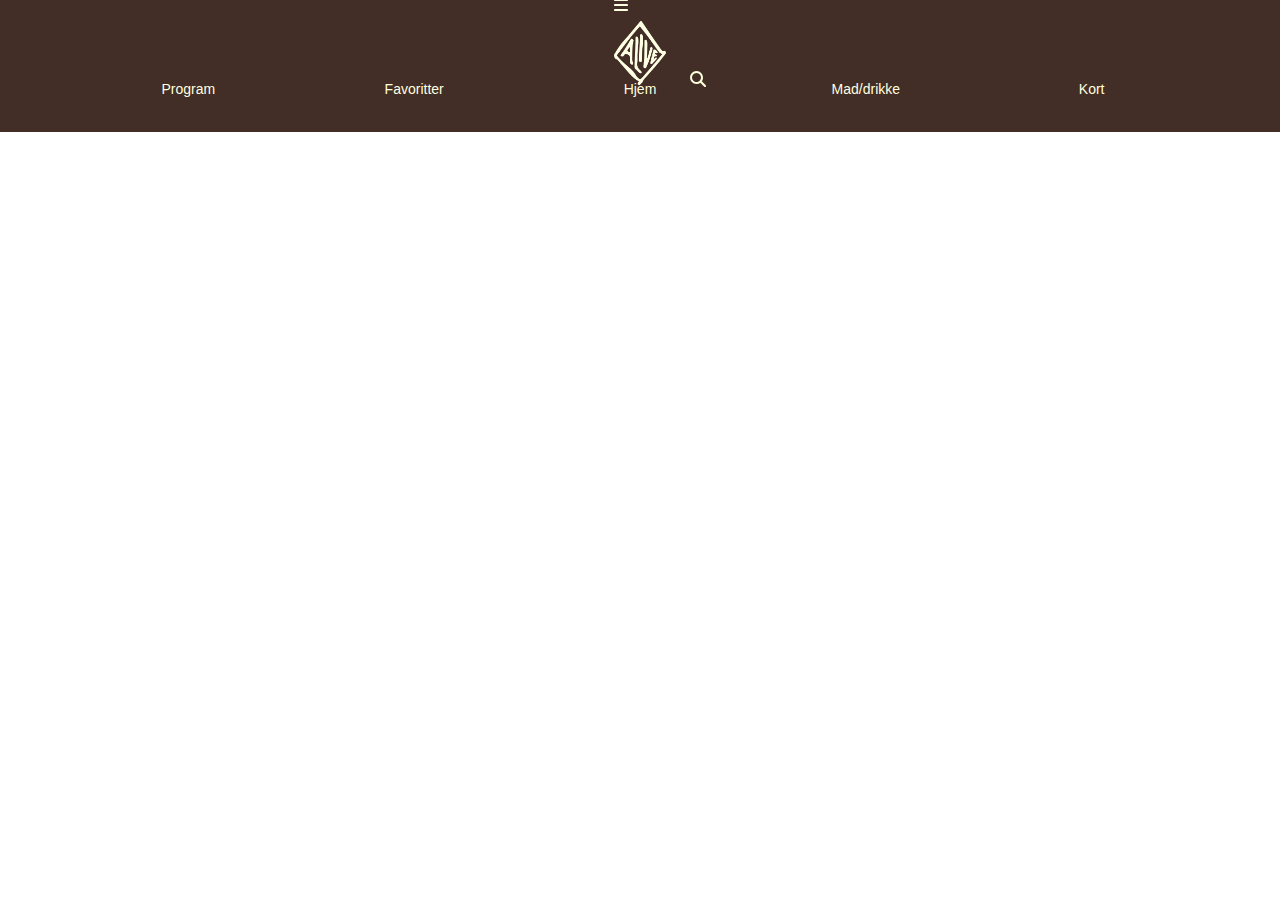
<file: madOgDrikke.html>
<!DOCTYPE html>
<html lang="en">

<head>
    <meta charset="UTF-8">
    <meta name="viewport" content="width=device-width, initial-scale=1.0">
    <title>Alive Festival ┃ Mad og drikke </title>
    <link rel="stylesheet" href="./assets/css/style.css">
    <link rel="stylesheet" href="https://cdnjs.cloudflare.com/ajax/libs/font-awesome/6.5.0/css/all.min.css">
    <script src="./assets/js/app.js" defer></script>
</head>

<body>
    <header>
        <nav>
            <ul>
                <div class="burgerMenuLabel">
                    <i class="fa-solid fa-bars" id="burgerMenuIcon"></i>
                </div>
                <div class="nav-dropdown" id="navDropdown">
                    <ul class="nav-list">
                        <li class="links"><a href="./program.html">Program</a></li>
                        <li class="links"><a href="./nyheder.html">Nyheder</a></li>
                        <li class="links"><a href="./biletter.html">Billetter</a></li>
                        <li class="links"><a href="./frivillig.html">Bliv Frivillig</a></li>
                        <li class="links"><a href="./madOgDrikke.html" class="aktiv" aria-current="page">Mad og
                                Drikke</a></li>
                        <li class=" links"><a href="./FAQ.html">FAQ</a></li>
                    </ul>
                </div>
                <li><a href="./index.html"><img src="./assets/img/Alive-Festival_logo_hvid-gul.png"
                            alt="Billede af logo" class="logoHeader"></a></li>
                <i class="fa-solid fa-magnifying-glass" class="searchIcon"></i>
            </ul>
        </nav>
    </header>
    <main>
        <section>
            <article>

            </article>
            <article>

            </article>
        </section>

    </main>
    <footer>

        <a href="./program.html">
            <div class="footerLink">
                <i class="fa-regular fa-calendar-days"></i>
                <p>Program</p>
            </div>
        </a>

        <a href="./favoritter.html">
            <div class="footerLink">
                <i class="fa-regular fa-heart"></i>
                <p>Favoritter</p>
            </div>
        </a>

        <a href="./index.html">
            <div class="footerLink">
                <img src="./assets/img/aliveHjemLogo.svg" alt=" Alive Festival Logo">
                <p class="hjem">Hjem</p>
            </div>
        </a>

        <a href="./madOgDrikke.html">
            <div class=" footerLink">
                <i class="fa-solid fa-utensils"></i>
                <p>Mad/drikke</p>
            </div>
        </a>

        <a href="./festivalKort.html">
            <div class="footerLink">
                <i class="fa-solid fa-location-dot"></i>
                <p>Kort</p>
            </div>
        </a>

    </footer>
</body>

</html>
</file>
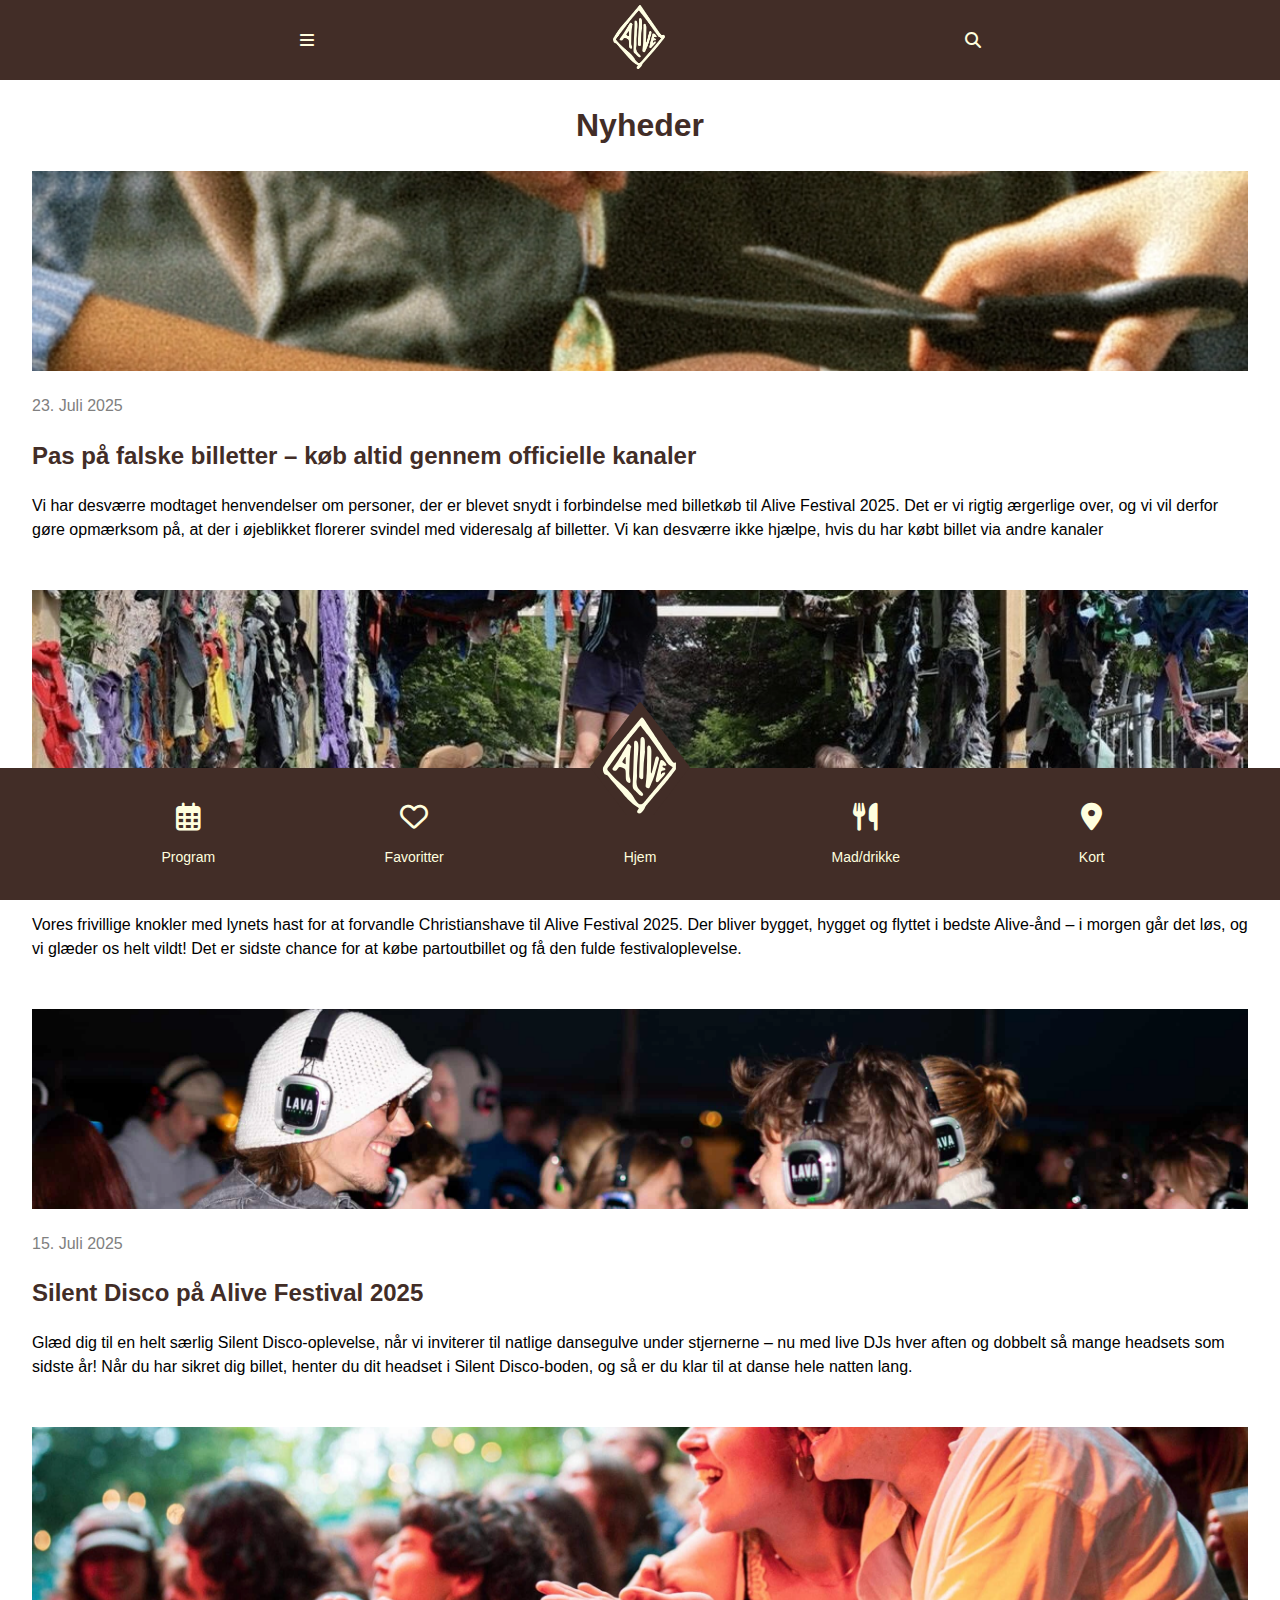
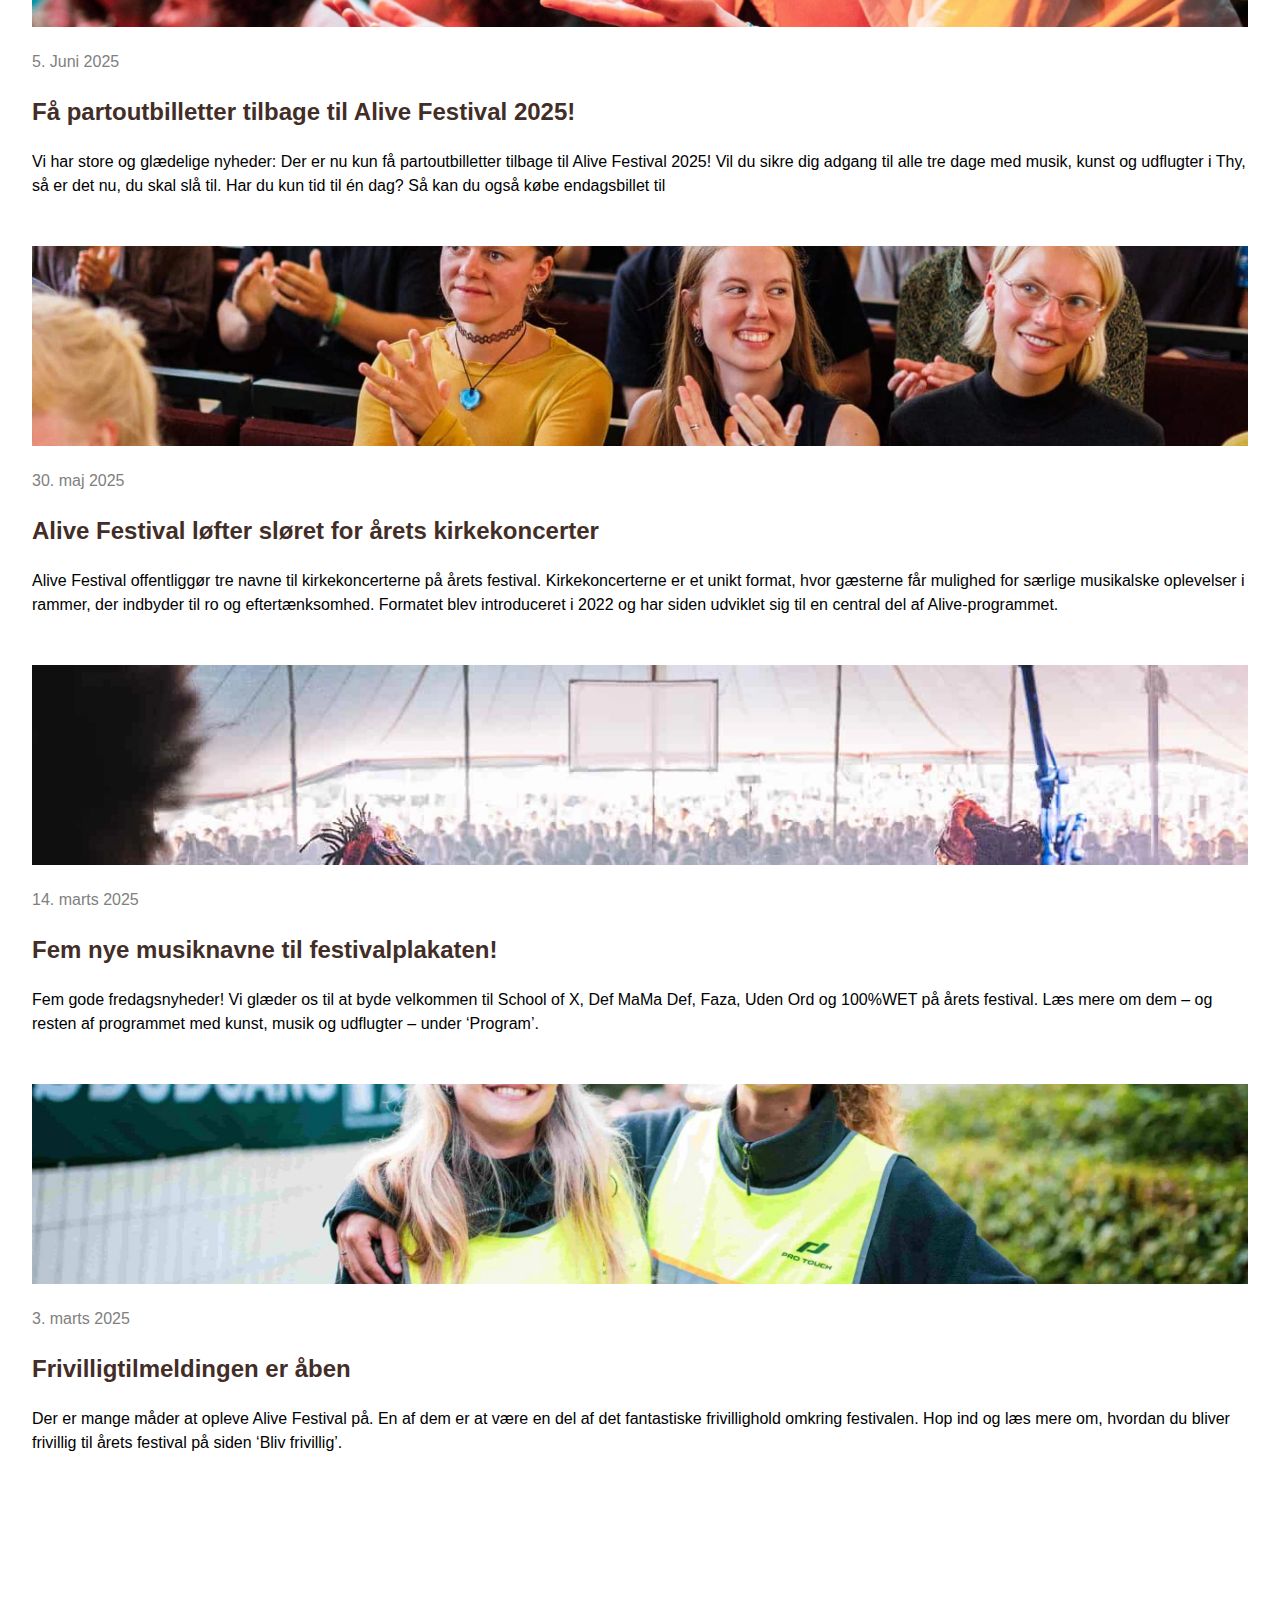
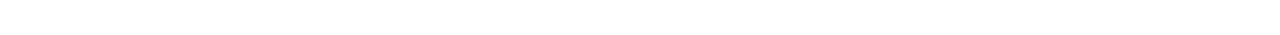
<file: nyheder.html>
<!DOCTYPE html>
<html lang="en">

<head>
    <meta charset="UTF-8">
    <meta name="viewport" content="width=device-width, initial-scale=1.0">
    <title>Alive Festival ┃ Nyheder </title>
    <link rel="stylesheet" href="./assets/css/style.css">
    <link rel="stylesheet" href="https://cdnjs.cloudflare.com/ajax/libs/font-awesome/6.5.0/css/all.min.css">
    <script src="./assets/js/app.js" defer></script>
</head>

<body>
    <header>
        <nav>

            <div class="burgerMenuLabel">
                <i class="fa-solid fa-bars" id="burgerMenuIcon"></i>
            </div>
            <div class="nav-dropdown" id="navDropdown">
                <ul class="nav-list">
                    <li class="links"><a href="./program.html">Program</a></li>
                    <li class="links"><a href="./nyheder.html" class="aktiv">Nyheder</a></li>
                    <li class="links"><a href="./biletter.html">Billetter</a></li>
                    <li class="links"><a href="./frivillig.html">Bliv Frivillig</a></li>
                    <li class="links"><a href="./madOgDrikke.html">Mad og Drikke</a></li>
                    <li class="links"><a href="./kontakt.html">Kontakt</a></li>
                    <li class="links"><a href="./FAQ.html">FAQ</a></li>
                </ul>
            </div>
            <a href="./index.html"><img src="./assets/img/Alive-Festival_logo_hvid-gul.png" alt="Billede af logo"
                    class="logoHeader"></a>
            <i class="fa-solid fa-magnifying-glass" class="searchIcon"></i>

        </nav>
    </header>
    <main>
        <h1 class="nyhedsOverskrift">Nyheder</h1>
        <section class="alleNyheder">

        </section>

    </main>
    <footer>

        <a href="./program.html">
            <div class="footerLink">
                <i class="fa-regular fa-calendar-days"></i>
                <p>Program</p>
            </div>
        </a>

        <a href="./favoritter.html">
            <div class="footerLink">
                <i class="fa-regular fa-heart"></i>
                <p>Favoritter</p>
            </div>
        </a>

        <a href="./index.html">
            <div class="footerLink">
                <img src="./assets/img/aliveHjemLogo.svg" alt=" Alive Festival Logo">
                <p class="hjem">Hjem</p>
            </div>
        </a>

        <a href="./madOgDrikke.html">
            <div class=" footerLink">
                <i class="fa-solid fa-utensils"></i>
                <p>Mad/drikke</p>
            </div>
        </a>

        <a href="./festivalKort.html">
            <div class="footerLink">
                <i class="fa-solid fa-location-dot"></i>
                <p>Kort</p>
            </div>
        </a>

    </footer>
</body>

</html>
</file>
<file: assets/css/style.css>
/*  General styling*/
body {
    margin: 0;
}

:root {
    /* FOOTER */
    /* VARIABLER */
    /* farver */
    --brun: #422d27;
    --pink: #ffb3e8;
    --mosgrøn: #5c5718;
    --mørkegrøn: #2e4428;
    --alivegrøn: #d7ffc2;
    --gul: #ffffdf;
    --lysbrun: #d4b5a8;
    --alivegreencard: #D2FDC8;
    --greenthy: #C6FEC0;
    /* font */

    font-family: Arial, Helvetica, sans-serif;

    line-height: 1.5;
}

html {
    scroll-behavior: smooth;
}

h1,
h2,
h3,
h4,
h5,
h6 {
    color: var(--brun);
}

/* HEADER */
nav .links .aktiv {
    color: var(--pink);
    font-weight: 600;
}

header {
    ul {
        list-style: none;
    }

    li {
        display: inline-block;
        margin-right: 20px;
    }

    nav {
        position: fixed;
        height: 80px;
        background: var(--brun);
        top: 0;
        z-index: 1000;
        display: flex;
        align-items: center;
        justify-content: center;
        width: 100%;
        flex-direction: row;
        box-sizing: border-box;
    }

    .logoHeader {
        max-width: 100%;
        height: 4rem;
        grid-column: 2;
    }

    nav {
        justify-items: center;
        padding: 0;
        display: flex;
        justify-content: space-evenly;
        width: 100%;
        color: var(--gul);
        align-items: center;
        margin: 0;
    }

    .burgerMenuLabel {
        grid-column: 1;
    }

    .searchIcon {
        grid-column: 3;
    }

    .logoHeader {
        width: 52px;
    }

    .burgerMenuLabel {
        cursor: pointer;
        color: var(--gul);
        display: flex;
        align-items: center;
        padding: 0;
        margin: 0;
    }

    .burgerMenuLabel,
    .searchIcon {
        align-items: center;
        height: 44px;
    }

    .burgerMenuLabel,
    .searchIcon {
        height: 2rem;
        cursor: pointer;
    }

    /* Dropdown menu */
    #navDropdown {
        position: fixed;
        top: 80px;
        left: 0;
        width: 100%;
        background: var(--brun);
        z-index: 1000;
        max-height: 0;
        opacity: 0;
        visibility: hidden;
        overflow: hidden;
        transition: max-height 0.4s ease-in-out, opacity 0.4s ease-in-out, visibility 0.4s;
    }

    #navDropdown.show {
        max-height: 420px;
        opacity: 1;
        visibility: visible;
    }

    .nav-list {
        list-style: none;
        display: flex;
        flex-direction: column;
        padding: 0;
        margin: 0;
    }

    .nav-list li {
        position: relative;
        margin: 0;
        padding: 15px 0;
        text-align: center;
        display: block;
    }

    .nav-list li a {
        text-decoration: none;
        color: var(--gul);
        line-height: 1.5;
        font-size: 1.2rem;
        display: block;
    }
}

/* FOOTER */

.aktiv-footer .footerLink,
.aktiv-footer i,
.aktiv-footer p {
    color: var(--pink);
    font-weight: 600;
}


footer {
    display: flex;
    justify-content: space-evenly;
    align-items: flex-end;
    height: 100px;
    background-color: var(--brun);
    position: sticky;
    padding-bottom: 2rem;
    bottom: 0;

    a {
        text-decoration: none;
        display: flex;
        flex-direction: column;
        align-items: center;

    }

    .footerLink {
        color: var(--gul);
        display: flex;
        flex-direction: column;
        align-items: center;
        width: 75px;


        p {
            font-size: 14px;
            margin: 0;
            text-align: center;
        }

        i {
            font-size: 28px;
            padding-bottom: 1rem;
        }

        .hjem {
            padding-top: 2rem;
        }

    }

    img {
        width: 100px;
        height: 120px;
        object-fit: cover;
        position: relative;
        object-position: top;
        margin-top: -170px;
        z-index: 10;

    }
}

/* FORSIDE */
.headingEl-Forside {
    margin-top: 120px;
    display: flex;
    justify-content: center;
    margin-bottom: 0;
}

.dato-forside {
    padding: 0 2rem 2rem 2rem;
    margin: 0;
    text-align: center;
    color: var(--brun);

}

.hero-forside {
    background-image: linear-gradient(rgba(0, 0, 0, 0.45), rgba(0, 0, 0, 0.45)), url(../img/Forside_billede.webp);
    background-size: cover;
    background-position: 50% 20%;
    background-repeat: no-repeat;
}

.intro-forside {
    margin: 0;
    padding: 2rem;
    text-align: center;
    align-items: center;
    line-height: 1.5;
    color: var(--gul);
    text-shadow: 0 1px 6px rgba(0, 0, 0, 0.35);
    height: 250px;
    display: grid;
}


/* FOCUSED ENTRY POINTS */
.fep-forside {
    display: flex;
    flex-direction: column;
}

.focus-forside {
    position: relative;
    padding: 2rem;
    justify-items: center;
    display: grid;
    grid-template-columns: 1fr;
}

.focus-forside img {
    height: 300px;
    width: 100%;
    object-fit: cover;
    aspect-ratio: 2 / 1;
    display: block;
    opacity: 0.7;
    box-shadow: 0 10px 18px rgba(0, 0, 0, 0.7);
}

.focus-forside h2 {
    position: absolute;
    top: 50%;
    left: 50%;
    color: var(--brun);
    transform: translate(-50%, -50%);
    margin: 0;
    text-align: center;
    width: 100%;
    text-shadow: 0 1px 6px rgba(0, 0, 0, 0.35);
}


/* NYHEDER - FORSIDE */
.news-heading-forside {
    justify-content: center;
    display: flex;
    margin: 2rem 0;
}

.cards-nyheder-forside {
    padding: 1.5rem;
    gap: 3rem;
    justify-items: center;
    display: grid;
    grid-template-columns: 1fr;
}

.nyhed-forside {
    width: min(100%, 336px);
    box-shadow: 0 10px 18px rgba(0, 0, 0, 0.5);
    height: 600px;
}


.nyhed-forside img {
    width: 100%;
    height: 250px;
    object-fit: cover;
}

.nyhed-forside p {
    margin: 0;
    padding: 1rem;
}

.nyhed-forside h2 {
    padding: 0 1rem 0 1rem;
    margin: 0;
}

/* Knap til flere nyheder */
.btn-nyheder-forside {
    text-decoration: none;
    color: var(--brun);
    display: block;
    width: fit-content;
    margin-inline: auto;
    border: 1.5px solid var(--brun);
    box-shadow: 0 8px 16px rgba(0, 0, 0, 0.5);
    border-radius: 5px;
    padding: 0.5rem 1rem;
    background: var(--pink);
}

/* NYHEDSBREV - FORSIDE */

.nyhedsbrev-forside {
    max-width: 980px;
    margin: 50px 0 50px 0;
    padding: 2rem;
}


.nyhedsbrev-forside h3 {
    font-size: clamp(1.4rem, 3.8vw, 2.2rem);
    font-weight: 600;
    letter-spacing: .02em;
    margin: 0 0 1.5rem 0;
    color: var(--brun);
}

.form-row {
    display: flex;

}

.btn-nyhedsbrev-wrap {
    display: flex;
    justify-content: flex-start;
    margin-top: 0.5rem;
}

.nyhedsbrev-forside input[type="text"],
.nyhedsbrev-forside input[type="email"] {
    border: 0;
    border-bottom: 2px solid var(--brun);
    padding: .4rem 0 .5rem 0;
}

.form-field {
    color: var(--brun);
}

.btn-nyhedsbrev-forside {
    text-decoration: none;
    color: var(--brun);
    display: block;
    width: fit-content;
    border: 1.5px solid var(--brun);
    box-shadow: 0 8px 16px rgba(0, 0, 0, 0.5);
    border-radius: 5px;
    padding: 0.5rem 1rem;
    margin: 32px auto 32px 0;
    background: var(--pink);
}

/* KORT */
.transport-main {
    margin-top: 80px;
    background-color: var(--alivegreencard);
    padding: 0;
}

.transport-mainThy {
    background-color: var(--greenthy);
}

.transport-mainThisted {
    background-color: var(--alivegreencard);
}

.transport-main h1,
.transport-mainThy h1,
.transport-mainThisted h1 {
    text-align: center;
    padding: 2rem;
    margin: 0;
}

.kort-placering {
    text-align: center;
    background: var(--brun);
    height: 60px;
    margin-top: 80px;
}

.kort-placering a {
    color: var(--gul);
    padding: 12px 8px;
    width: 100%;
    text-align: center;
}

.kort-placering ul {
    list-style: none;
    display: grid;
    grid-template-columns: repeat(3, 1fr);
    gap: 0;
    margin: 0;
    padding: 0;
    align-items: center;
}

.kort-placering li {

    display: flex;
    justify-content: center;
    align-items: center;
}

.kort {
    text-decoration: none;
}

.kort-billede {
    height: auto;
    width: 100%;
}

.aktiv-kort {
    text-underline-offset: 10px;
    text-decoration-thickness: 2.5px;
    text-decoration-color: var(--pink);
}

.kort-placering .aktiv-kort {
    font-weight: 600;
    color: var(--pink);
}

.transport-wrapper {
    padding: 0.5rem 2rem 2rem 2rem;
}

.btn-transport {
    text-decoration: none;
    color: var(--brun);
    display: block;
    width: fit-content;
    border: 1.5px solid var(--brun);
    box-shadow: 0 8px 16px rgba(0, 0, 0, 0.5);
    border-radius: 5px;
    padding: 0.5rem 1rem;
    margin: 32px auto 60px 0;
    background: var(--pink);
}

.btn-transport a {
    text-decoration: none;
    color: var(--brun);
    padding: 1rem 1rem 0;
}

/* KONTAKT */
.main-kontakt {
    color: var(--brun);
}

.main-kontakt h2 {
    font-size: 20px;
}


.main-kontakt a {
    text-decoration: none;
}

.main-kontakt h1 {
    margin: 120px 0 30px 0;
    text-align: center;
}

.intro-kontakt {
    padding: 0.5rem 2rem 1rem 2rem;
    margin: 0;
}

.generelt-kontakt {
    padding: 1.25rem 2rem;

    h2 {
        margin-bottom: 0.3rem;
        margin-top: 0;
    }

    p {
        margin-bottom: 1rem;
        margin-top: 0;
    }
}

.kontakt-muk {
    padding: 1.25rem 2rem;
    margin: 0;

    h2 {
        margin-bottom: 0.3rem;
        margin-top: 0;
    }
}

.intro-muk {
    margin-top: 0.5rem;
    margin-bottom: 1.5rem;
}

.email-muk span {
    font-weight: 600;
}

.email-musik,
.email-kunst,
.email-udflugter,
.emailKontakt,
.email-frivillige,
.email-frivilligLedelse {
    color: var(--pink);
}

.email-frivillig {
    padding: 1.25rem 2rem;

    h2 {
        margin-bottom: 0.3rem;
        margin-top: 0;
    }

    span {
        font-weight: 600;
    }

    p {
        margin-top: 0.5rem;
        margin-bottom: 1rem;
    }
}

.intro-frivilligKontakt {
    margin-top: 0.5rem;
    margin-bottom: 1.5rem;
}

.readmore-kontakt {
    padding: 1.25rem 2rem 90px 2rem;

    p {
        margin: 0;
    }
}

.btn-kontakt {
    text-decoration: none;
    display: block;
    width: fit-content;
    border: 1.5px solid var(--brun);
    box-shadow: 0 8px 16px rgba(0, 0, 0, 0.5);
    border-radius: 5px;
    padding: 0.5rem 1rem;
    margin-top: 30px;
    background: var(--pink);

    a {
        color: var(--brun);
    }

}

/* PROGRAMMER */
nav.programDropdown {
    display: grid;
    grid-template-columns: 1fr 1fr;
    text-align: center;
    margin-top: 80px;

    a,
    span {
        text-decoration: none;
        color: var(--gul);
    }

}

nav.programDage {
    display: grid;
    grid-template-columns: 1fr 1fr 1fr;
    text-align: center;

    a {
        text-decoration: none;
        color: var(--gul);
    }
}

nav.programDage,
nav.programDropdown {
    height: 50px;
    align-items: center;
    background-color: var(--brun);
}


div.program {
    height: 200px;
    display: flex;
    align-items: flex-start;
    justify-content: flex-end;
    flex-direction: column;
    border: 2px solid var(--brun);
    color: var(--brun);
    display: grid;
    grid-template-columns: 1fr;
    overflow: hidden;
    position: relative;


    img {
        width: 100%;
        height: 100%;
        object-fit: cover;
        opacity: 50%;
        grid-column: 1fr;
        display: block;
    }

    .kunstnerText {
        position: absolute;
        bottom: 0;
        left: 0;
        padding: 1rem;
        grid-column: 1fr;
    }

    h2,
    p {
        margin: 0;
    }

    h2 {
        font-size: 30px;
    }

    p {
        padding-left: 1rem;
    }

    i {
        display: flex;
        align-self: flex-end;
        font-size: 2rem;
        position: absolute;
        bottom: 0;
        right: 0;
        padding: 2rem;
    }
}


/* tidsplan */

.vaelger {
    display: flex;
    margin-top: 80px;

    a {
        height: 50px;
        width: 50%;
        display: flex;
        align-items: center;
        justify-content: center;
        background-color: var(--lysbrun);
        text-decoration: none;
        color: var(--brun);
        border: var(--brun) solid 0.5px;
    }
}

button {
    font-family: inherit;
    font-size: inherit;
    background-color: var(--lysbrun);
    color: var(--brun);
}

a.valgtSide {
    font-weight: bolder;
    box-shadow: inset 2px 2px 8px rgba(66, 45, 39, 0.5);
    font-style: italic;
}


/* program dropdown */
.programDropdown {
    position: relative;
}

.dropdownKnap {
    width: 100%;
    height: 50px;
    border: var(--brun) solid 1px;
}

.menu {
    display: none;
    position: absolute;
    width: 100%;
    left: 0;
    z-index: 10;
}

.menu.synlig {
    display: block;
}

.pil.aaben {
    display: inline-block;
    transform: rotate(180deg);
}

.menuItem {
    width: 100%;
    height: 50px;
}

.menuItem[data-value="alle"] {
    background-color: var(--lysbrun);
}

.menuItem[data-value="musik"] {
    background-color: var(--pink);
}

.menuItem[data-value="udflugter"] {
    background-color: var(--alivegrøn);
}

.menuItem[data-value="kunst"] {
    background-color: var(--gul);
}

.menuItem[data-value="andet"] {
    background-color: var(--mosgrøn);
    color: var(--gul);
}

.dropdownKnap.musik {
    background-color: var(--pink);
}

.dropdownKnap.udflugter {
    background-color: var(--alivegrøn);
}

.dropdownKnap.kunst {
    background-color: var(--gul);
}

.dropdownKnap.andet {
    background-color: var(--mosgrøn);
}

.dropdownKnap.alle {
    background-color: var(--lysbrun);
}


/* dags filter */

.programDage {
    .dag {
        height: 50px;
        background-color: var(--brun);
        color: var(--gul);
    }

    .dag.aktiv {
        color: var(--brun);
        background-color: #d4b5a8;
        font-weight: bold;
    }
}

/* FRIVILLIG */
.blivFrivilligheader {
    text-align: center;
    margin-top: 120px;
    margin-bottom: 0;
}

.intro-frivilligSide {
    padding: 2rem;
    margin: 0;
}

.emailFrivillig {
    color: var(--brun);
}

/* Frivillig - Cards */

.cards-frivillig-wrap {
    padding: 1.5rem;
    gap: 3rem;
    display: grid;
    grid-template-columns: 1fr;
    justify-items: center;
}

.frivillig-rolle {
    width: 336px;
    box-shadow: 0 10px 18px rgba(0, 0, 0, 0.2);
    height: 550px;
}

.frivillig-rolle img {
    width: 100%;
    height: 250px;
    object-fit: cover;
}

.frivillig-rolle h2,
.frivillig-rolle p {
    margin: 0;
    padding: 1rem;
}


/* Knap - se frivillighåndbog */
.btn-frivillig-haandbog {
    text-decoration: none;
    color: var(--brun);
    display: block;
    width: fit-content;
    margin-inline: auto;
    border: 1.5px solid var(--brun);
    box-shadow: 0 8px 16px rgba(0, 0, 0, 0.5);
    border-radius: 5px;
    padding: 0.5rem 1rem;
    margin: 50px auto 120px auto;
    background: var(--pink);
}




/* BILETTER */
.billetSide {
    h1 {
        padding-top: 80px;
        text-align: center;
    }
}

.billetFormer {
    display: flex;
    flex-wrap: wrap;
    justify-content: center;
    gap: 1rem;

    .festivalBtn,
    .campingBtn,
    .udstyrBtn,
    .transportBtn,
    .udflugterBtn {
        display: flex;
        text-align: center;
        justify-content: center;
        width: 200px;
        height: auto;
        padding: 8px;
        border-radius: 8px;

    }


    festivalBtn {
        background-color: var(--pink);
    }

    .campingBtn {
        background-color: var(--gul);
    }

    .udstyrBtn {
        background-color: var(--mørkegrøn);
        color: var(--gul);
    }

    .transportBtn {
        background-color: var(--mosgrøn);
        color: var(--gul);
    }

    .udflugterBtn {
        background-color: var(--alivegrøn);
    }
}


.billetter {

    article {
        display: flex;
        flex-direction: column;
        align-items: center;
    }

    img {
        width: 300px;
        height: auto;
        padding: 1rem;
    }

    h3 {
        align-self: flex-start;
        padding-left: 6rem;
    }

    h2 {
        padding-top: 6rem;
    }
}


/* NYHDER */
.nyhedsOverskrift {
    padding-top: 80px;
    color: var(--brun);
    text-align: center;
}

.nyhed {
    padding: 0 2rem 2rem 2rem;
    border-radius: 20px;
    box-shadow: #422d27;

    img {
        width: 100%;
        height: 200px;
        object-fit: cover;
    }

    .dato {
        display: flex;
        text-align: start;
        color: grey;

    }

    h3 {
        margin: 0;
    }
}
</file>
